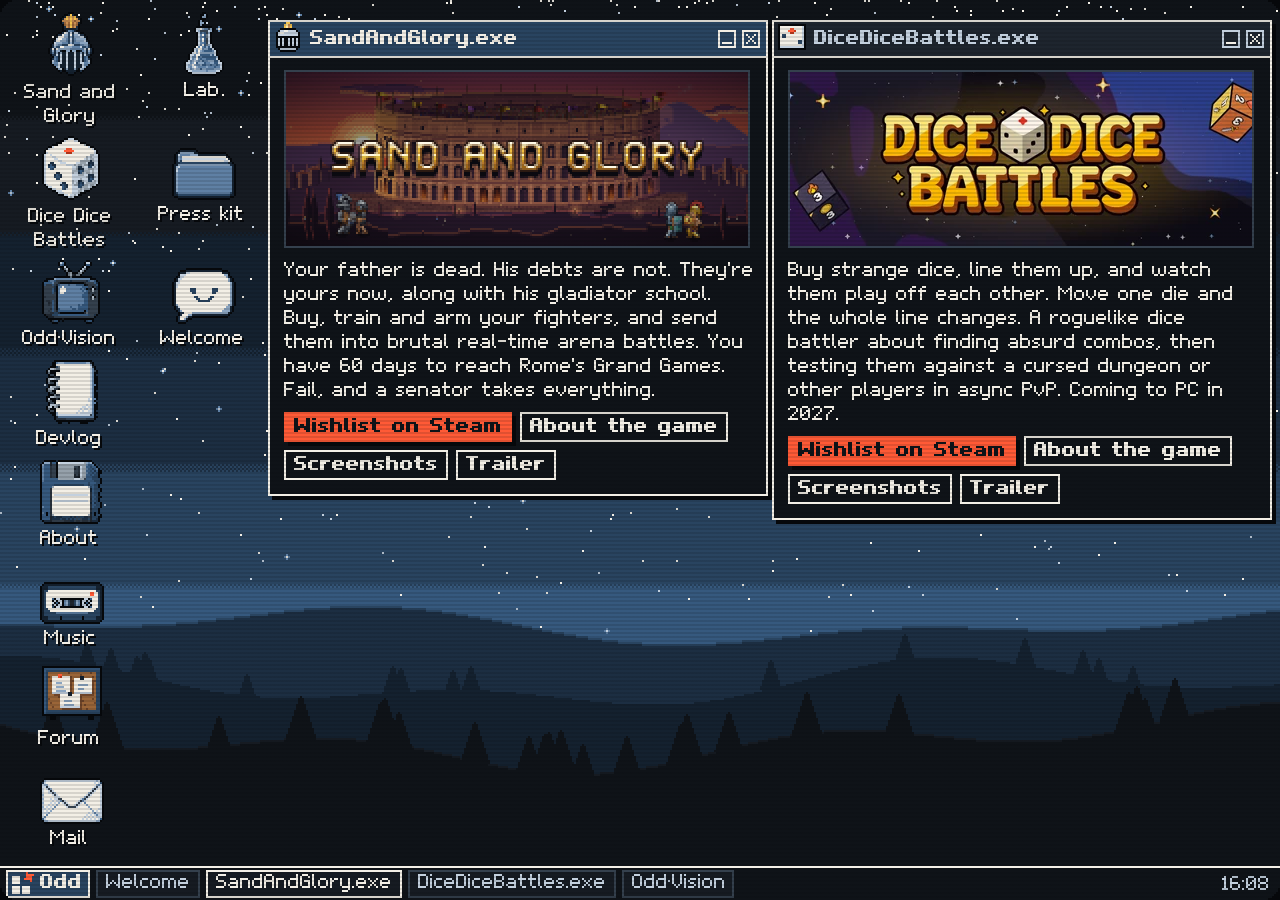
<file: index.html>
<!doctype html>
<html lang="en">
<head>
<meta charset="utf-8">
<meta name="viewport" content="width=device-width, initial-scale=1, viewport-fit=cover">
<meta name="theme-color" content="#0F1318">
<title>Odd Pixel Labs — OddOS</title>
<meta name="description" content="Odd Pixel Labs is a game studio. Home of Dice Dice Battles and Sand and Glory.">
<link rel="icon" href="art/favicon-slate.svg" type="image/svg+xml">
<link rel="stylesheet" href="css/os.css">
</head>
<body>
<div id="os">
  <canvas class="wall" aria-hidden="true"></canvas>

  <nav class="icons" aria-label="Apps">
    <button class="ico" data-win="sandandglory"><img src="art/icons/helmet.png" alt=""><span data-bt="fit" data-shadow="#06080B" data-align="center">Sand and<br> Glory</span></button>
    <button class="ico" data-win="ddb"><img src="art/icons/ddb.png" alt=""><span data-bt="fit" data-shadow="#06080B" data-align="center">Dice Dice<br> Battles</span></button>
    <button class="ico" data-win="tv"><img src="art/icons/tv.png" alt=""><span data-bt="fit" data-shadow="#06080B">Odd·Vision</span></button>
    <button class="ico" data-win="devlog"><img src="art/icons/notebook.png" alt=""><span data-bt="fit" data-shadow="#06080B">Devlog</span></button>
    <button class="ico" data-win="about"><img src="art/icons/floppy.png" alt=""><span data-bt="fit" data-shadow="#06080B">About</span></button>
    <button class="ico" data-win="amp"><img src="art/icons/music.png" alt=""><span data-bt="fit" data-shadow="#06080B">Music</span></button>
    <button class="ico" data-win="forum"><img src="art/icons/forum.png" alt=""><span data-bt="fit" data-shadow="#06080B">Forum</span></button>
    <button class="ico" data-win="mail"><img src="art/icons/envelope.png" alt=""><span data-bt="fit" data-shadow="#06080B">Mail</span></button>
    <button class="ico" data-win="lab"><img src="art/icons/flask.png" alt=""><span data-bt="fit" data-shadow="#06080B">Lab</span></button>
    <button class="ico" data-win="press"><img src="art/icons/presskit.png" alt=""><span data-bt="fit" data-shadow="#06080B">Press kit</span></button>
    <button class="ico" data-win="welcome"><img src="art/icons/welcome.png" alt=""><span data-bt="fit" data-shadow="#06080B">Welcome</span></button>
  </nav>

  <!-- reading mode (phones, and Reading mode in the Odd menu) opens on a strip of the night sky; its tomato star works too -->
  <header class="hero">
    <canvas class="herowall" aria-hidden="true"></canvas>
    <div class="herotext">
      <span data-bt="fit" data-scale="2" data-shadow="#06080B"><b>Hi.</b></span>
      <p data-bt data-shadow="#06080B">This is the home of Odd Pixel Labs, a game studio.</p>
    </div>
  </header>

  <!-- the windows, in reading mode's order (on the desktop they're placed by data-at instead). Reading mode leaves out
       .only-desktop windows, and opens the .app ones from its menu, over the page -->
  <main class="wins">
    <section class="win only-desktop" id="w-welcome" data-icon="welcome" data-title="Welcome" data-at="-4,198,164">
      <div class="bd">
        <p data-bt class="mono">Hi.</p>
        <p data-bt class="mono">This is the home of Odd Pixel Labs, a game studio. Welcome to our computer.</p>
        <p data-bt class="mono">Click things, drag windows, explore. If you'd rather just read, the Odd menu has a reading mode.</p>
      </div>
    </section>

    <!-- Sand and Glory, the main game, comes first (Dice Dice Battles' three windows follow). The small capsule on the desktop
         and wide pages; phones get the library capsule (native 200x300) instead. The pictures in its long description are
         native crops from the screenshots (_tools/build-sand-and-glory-art.js), at 2x where they fit -->
    <section class="win" id="w-sandandglory" data-icon="helmet" data-title="SandAndGlory.exe" data-at="160,8,250">
      <div class="bd">
        <img class="frame cap-small" src="art/sand-and-glory/capsule-small.png" width="231" height="87" alt="Sand and Glory">
        <img class="frame cap-tall" src="art/sand-and-glory/capsule-library.png" width="200" height="300" style="height:300px" loading="lazy" alt="Sand and Glory: an amphitheatre at sunset, with gladiators on either side">
        <p data-bt>Your father is dead. His debts are not. They're yours now, along with his gladiator school. Buy, train and arm your fighters, and send them into brutal real-time arena battles. You have 60 days to reach Rome's Grand Games. Fail, and a senator takes everything.</p>
        <div class="row">
          <a class="pbtn" href="https://store.steampowered.com/app/4506820/" target="_blank" rel="noopener"><span data-bt="fit"><b>Wishlist on Steam</b></span></a>
          <button class="pbtn o" data-win="sginfo"><span data-bt="fit"><b>About the game</b></span></button>
          <button class="pbtn o" data-act="shots" data-game="sandandglory"><span data-bt="fit"><b>Screenshots</b></span></button>
          <button class="pbtn o" data-act="trailer" data-video="sandandglory"><span data-bt="fit"><b>Trailer</b></span></button>
        </div>
      </div>
    </section>

    <section class="win" id="w-sginfo" data-icon="helmet" data-title="About Sand and Glory" data-at="150,4,476">
      <div class="bd gameinfo">
        <img class="frame cap-wide" src="art/sand-and-glory/capsule-header.png" width="460" height="215" style="height:215px" alt="Sand and Glory: an amphitheatre at sunset, with gladiators on either side">
        <p data-bt>Capua, 79 AD. Your father built his gladiator school from nothing, and left it with even less. Now you're a young lanista with fighters to feed and a senator who expects his money on time. In 60 days, Rome's Grand Games begin at the Flavian Amphitheatre. Turn your inheritance into the greatest gladiator school in Rome, or lose it trying.</p>
        <p data-bt>Sand and Glory combines gladiator management with real-time arena combat. Recruit and train your fighters, decide how to spend your coin, and send your school's finest into the sand, where they fight on their own. Let their training do the talking, or take control yourself.</p>
        <img class="frame anim fold" src="art/sand-and-glory/wolves.png" width="390" height="144" alt="A gladiator parries a wolf while a boar charges, by the arena's gate">
        <h3 data-bt><b>Fighters with baggage</b></h3>
        <p data-bt>Every gladiator has their own name, origin and traits. Shape recruits into champions across 10 fighting styles, sell them, or bury them. Death is permanent, and every grave gets an honest epitaph: "Never won a bout. Admirably consistent."</p>
        <h3 data-bt><b>Run the school</b></h3>
        <p data-bt>Give daily orders, upgrade your buildings, and balance food, morale and coin. Navigate scheming rivals and difficult choices while keeping enough aside for the senator.</p>
        <img class="frame anim" src="art/sand-and-glory/ludus.png" width="390" height="200" alt="The training yard: a trainer shouts Stand straight! and a gladiator answers As you say!">
        <h3 data-bt><b>Rule the arena</b></h3>
        <p data-bt>Your gladiators fight for themselves, guided by your training. Watch them chain combos, parry and throw sand through duels, team fights and beast hunts, or take control of one fighter at any time and hand it back whenever you like. Win the crowd, then decide who deserves mercy. The crowd will have opinions.</p>
        <img class="frame anim" src="art/sand-and-glory/judgement.png" width="390" height="180" alt="A beaten gladiator kneels in the sand beside his dropped sword, awaiting judgement">
        <div class="row"><a class="pbtn" href="https://store.steampowered.com/app/4506820/" target="_blank" rel="noopener"><span data-bt="fit"><b>Wishlist on Steam</b></span></a></div>
      </div>
    </section>

    <!-- reading mode only: a game's screenshots in a strip to swipe through (js/os.js fills it from GAMES[data-game]); a tap
         opens the full-screen viewer -->
    <section class="win only-reading" id="w-sgshots" data-icon="helmet" data-title="Sand and Glory screenshots" data-at="0,0,480">
      <div class="bd shotlist">
        <div class="strip" data-game="sandandglory"></div>
        <div class="row stripnav">
          <button class="pbtn o" data-strip="-1" aria-label="Previous screenshot"><span data-bt="fit"><b>◂</b></span></button>
          <span data-bt="fit" class="dim stripname">1/10</span>
          <button class="pbtn o" data-strip="1" aria-label="Next screenshot"><span data-bt="fit"><b>▸</b></span></button>
        </div>
      </div>
    </section>

    <!-- Dice Dice Battles: the same three windows as Sand and Glory -->
    <section class="win" id="w-ddb" data-icon="ddb" data-title="DiceDiceBattles.exe" data-at="184,8,250">
      <div class="bd">
        <img class="frame cap-small smooth" src="art/capsule-small.webp" width="231" height="87" alt="Dice Dice Battles">
        <img class="frame cap-tall smooth" src="art/capsule-library.webp" width="200" height="300" style="height:300px" loading="lazy" alt="Dice Dice Battles: four champions, flying dice and Fortuna, the goddess of luck">
        <p data-bt>Buy strange dice, line them up, and watch them play off each other. Move one die and the whole line changes. A roguelike dice battler about finding absurd combos, then testing them against a cursed dungeon or other players in async PvP. Coming to PC in 2027.</p>
        <div class="row">
          <a class="pbtn" href="https://store.steampowered.com/app/5427200/Dice_Dice_Battles" target="_blank" rel="noopener"><span data-bt="fit"><b>Wishlist on Steam</b></span></a>
          <button class="pbtn o" data-win="ddbinfo"><span data-bt="fit"><b>About the game</b></span></button>
          <button class="pbtn o" data-act="shots"><span data-bt="fit"><b>Screenshots</b></span></button>
          <button class="pbtn o" data-act="trailer"><span data-bt="fit"><b>Trailer</b></span></button>
        </div>
      </div>
    </section>

    <!-- the long description (same copy as the Steam page). On top, the Steam header capsule (left out on phones, where the
         game's window already shows the library capsule). Since Nov 16 2026 the game's art isn't pixel art: the capsules and
         the animations (Steam/v8 (new artstyle), as WebP from _tools/build-ddb-art.js) are class smooth, shown at half their
         size where they fit and as wide as the window on phones. Text updated to the Nov 13 Steam copy. Reading mode folds
         it after .fold -->
    <section class="win" id="w-ddbinfo" data-icon="ddb" data-title="About Dice Dice Battles" data-at="150,4,476">
      <div class="bd gameinfo">
        <img class="frame cap-wide smooth" src="art/capsule-header.webp" width="460" height="215" style="height:215px" loading="lazy" alt="Dice Dice Battles: four champions, flying dice and Fortuna, the goddess of luck">
        <img class="anim smooth" src="art/game/dice-spin.webp" width="390" height="91" loading="lazy" alt="Five dice from different families, spinning">
        <p data-bt>Dice Dice Battles is a roguelike about lining up dice into ridiculous combos. The goddess Fortuna swallowed all the world's luck, then shattered. Pick your champion, plan your lineup at your own pace, and descend into her cursed dungeon to bring luck back to the world!</p>
        <p data-bt>Your dice roll from left to right, activating one after another to attack enemies and defend you. Some dice power up their neighbors, some repeat them, and some copy them. Put the right dice side by side and a single roll snowballs into huge numbers.</p>
        <img class="anim smooth fold" src="art/game/dice-roll.webp" width="390" height="133" loading="lazy" alt="A line of dice hopping one after another, left to right">
        <p data-bt>Between battles, buy new dice, charms, and upgrades. Merge matching dice into stronger versions and group dice families for bonuses. Then get your hands dirty: stamp your dice with new traits, switch their family, or notch and enchant their faces.</p>
        <p data-bt>But the dungeon doesn't play fair. Its monsters curse your dice, jam them, and swallow them whole. Fight through 3 acts to face Fortuna, the Broken, and return luck to the world. Good luck!</p>
        <img class="anim smooth" src="art/game/chips-walk.webp" width="390" height="100" loading="lazy" alt="Two poker-chip monsters walking past: a knight with a chip shield and a stack of chips with teeth">
        <h3 data-bt><b>Survive the campaign</b></h3>
        <p data-bt>Every win earns a trophy; every loss costs a life. Collect 15 trophies before your 5 lives run out. Each shop visit is a chance to turn things around.</p>
        <h3 data-bt><b>Rebuild the goddess</b></h3>
        <p data-bt>Every run earns shards that restore Fortuna at the Shrine, unlocking new champions, dice, charms, and cosmetic die finishes along the way.</p>
        <h3 data-bt><b>Find your next challenge</b></h3>
        <p data-bt>Try a shared Daily Run, take a winning build into Endless to see how deep it can go, or unlock tougher runs with 10 Heresy difficulty levels.</p>
        <h3 data-bt><b>Duel other players in async PvP</b></h3>
        <p data-bt>In Rivals, you face other players' lineups from the same round, their best ideas against yours. Beat them and take the crown!</p>
        <img class="anim smooth" src="art/game/shopkeeper.webp" width="260" height="120" loading="lazy" alt="The shopkeeper, a mouse in a green hood with a big backpack: Psst, friend! Wishlist me.">
        <div class="row"><a class="pbtn" href="https://store.steampowered.com/app/5427200/Dice_Dice_Battles" target="_blank" rel="noopener"><span data-bt="fit"><b>Wishlist on Steam</b></span></a></div>
      </div>
    </section>

    <section class="win only-reading" id="w-shots" data-icon="die" data-title="Dice Dice Battles screenshots" data-at="0,0,480">
      <div class="bd shotlist">
        <div class="strip" data-game="ddb"></div>
        <div class="row stripnav">
          <button class="pbtn o" data-strip="-1" aria-label="Previous screenshot"><span data-bt="fit"><b>◂</b></span></button>
          <span data-bt="fit" class="dim stripname">1/10</span>
          <button class="pbtn o" data-strip="1" aria-label="Next screenshot"><span data-bt="fit"><b>▸</b></span></button>
        </div>
      </div>
    </section>

    <!-- reading mode only: OddTube's videos (js/tubevideos.js, listed by js/os.js); each one opens in OddTube -->
    <section class="win only-reading" id="w-videos" data-icon="tv" data-title="OddTube" data-at="0,0,260">
      <div class="bd vidlist"></div>
    </section>

    <section class="win" id="w-mail" data-icon="envelope" data-title="Mail" data-at="230,80,200">
      <div class="bd">
        <a class="maillink" href="mailto:oddpixellabs@gmail.com"><span data-bt="fit"><b>oddpixellabs@gmail.com</b></span></a>
        <p data-bt>Best for press and business. Game questions get answered faster on the forum.</p>
        <div class="row"><button class="pbtn o" data-win="forum"><span data-bt="fit"><b>Go to the forum</b></span></button></div>
        <p data-bt class="dim">Or get an email when there's news: release dates, demos, playtests and launches.</p>
        <!-- Kit form "Odd Pixel – Website" (odd-pixel-labs.kit.com/d408a76bd8); js/newsletter.js sends it without leaving the page -->
        <form class="row signup" action="https://app.kit.com/forms/10135561/subscriptions" method="post" novalidate>
          <label class="field"><input type="email" name="email_address" placeholder="you@example.com" aria-label="Email address" autocomplete="email" required></label>
          <button class="pbtn" type="submit"><span data-bt="fit"><b>Sign up</b></span></button>
        </form>
        <p data-bt class="formmsg" role="status" aria-live="polite" hidden></p>
        <div class="row legal"><span data-bt="fit" class="dim">Unsubscribe anytime.</span> <a class="maillink" href="https://forum.oddpixellabs.com/privacy" target="_blank" rel="noopener"><span data-bt="fit">Privacy policy</span></a></div>
      </div>
    </section>

    <section class="win" id="w-forum" data-icon="forum" data-title="Forum" data-at="230,70,190">
      <div class="bd">
        <p data-bt><b>The Odd Pixel Labs forum</b></p>
        <p data-bt>The home of every Odd Pixel game. Share runs, trade strategies, report bugs, and hang out. It's where we're most active.</p>
        <div class="row"><a class="pbtn" href="https://forum.oddpixellabs.com" target="_blank" rel="noopener"><span data-bt="fit"><b>Open the forum</b></span></a></div>
        <p data-bt class="dim">Opens forum.oddpixellabs.com in a new tab.</p>
      </div>
    </section>

    <section class="win tvwin app" id="w-tv" data-icon="tv" data-title="Odd·Vision" data-at="-4,4,162">
      <div class="bd">
        <div id="ptv"></div>
        <div class="tvctl" aria-label="TV controls"></div>
      </div>
    </section>

    <!-- Odd·Amp: the music player (js/oddamp.js) -->
    <section class="win app" id="w-amp" data-icon="music" data-title="Odd·Amp" data-at="240,30,170">
      <div class="bd amp">
        <canvas class="amp-panel" aria-hidden="true"></canvas>
        <div class="amp-ctl" aria-label="Player controls"></div>
        <ol class="amp-list" aria-label="Playlist"></ol>
      </div>
    </section>

    <!-- newest post first; the icon says which game it's about -->
    <section class="win" id="w-devlog" data-icon="notebook" data-title="Devlog" data-at="190,40,200">
      <div class="bd">
        <ul class="files">
          <li><a href="#" data-post="demo"><img src="art/icons16/ddb.png" alt=""><span data-bt="fit">Demo out now!</span><span data-bt="fit" class="meta">Nov 17</span></a></li>
          <li><a href="#" data-post="champions"><img src="art/icons16/ddb.png" alt=""><span data-bt="fit">Meet the champions</span><span data-bt="fit" class="meta">Nov 13</span></a></li>
          <li><a href="#" data-post="ludus"><img src="art/icons16/helmet.png" alt=""><span data-bt="fit">Welcome to the ludus</span><span data-bt="fit" class="meta">Nov 13</span></a></li>
        </ul>
        <p data-bt class="mono devlog-empty">Nothing here yet. The first entry is still in the jar.</p>
      </div>
    </section>

    <!-- the devlog reader: every post is an <article data-post="id"> in .posts (and a matching <li> in the Devlog list);
         the window shows one at a time, reading mode shows them all. Long posts can use <h3>, <img class="frame">, <ul class="list">.
         Pictures (art/devlog/, made by _tools/build-devlog-art.js): pixel art at native size (class px2: shown at 2x where
         it fits, 1x on phones; add class wide when 2x is 400 wide), or class photo for anything that isn't on a whole-pixel grid
         (captures, and all of Dice Dice Battles' art since its new style): scaled smoothly to the window's width, or to an
         inline max-width. Posts copied from Steam keep the Steam text; links go in buttons, since text is drawn. -->
    <section class="win" id="w-post" data-icon="notebook" data-title="Devlog" data-at="150,4,476">
      <div class="bd posts">
        <!-- Dice Dice Battles' second Steam post, the demo launch: store.steampowered.com/news/app/5427200/view/667256037088167247.
             Its images are the Steam post's own (the event cover, two v8 gameplay clips, the shopkeeper shared with About the
             game). Its links are buttons: the demo (the Steam page, where the demo's download button is; not in the Steam
             text, which sits next to Steam's own store widget), the forum and Steam's discussions (where to report bugs),
             Wishlist on Steam, and Sign up for news (Mail) -->
        <article data-post="demo">
          <h3 data-bt class="posthead"><b>Dice Dice Battles demo out now!</b></h3>
          <p data-bt class="dim">Dice Dice Battles · Nov 17, 2026</p>
          <img class="frame photo" src="art/devlog/demo-banner.webp" width="800" height="450" loading="lazy" alt="Dice Dice Battles: the logo over a starry sky, the Warden, the Witch, the Cutpurse and the Fool on the left, and Fortuna pouring dice from her urn on the right">
          <p data-bt>Hi there! The free demo of Dice Dice Battles is out now, just in time for Steam's Auto-Battler RPG Fest.</p>
          <img class="frame photo" src="art/devlog/demo-damage.webp" width="768" height="432" loading="lazy" alt="The Witch's line of six dice fires from left to right: fireballs, x2 damage, burning enemies, and a hit for 3752, TITANIC!">
          <p data-bt>Dice Dice Battles is a chill roguelike where your army is a line of dice. In battle, each die rolls and acts in turn, from left to right, and many of them play off of the dice next to them: some power up their neighbors, some repeat them, some copy them. Move one die and the whole line changes. Find the right order, and the numbers get a little ridiculous.</p>
          <h3 data-bt><b>What's in the demo</b></h3>
          <p data-bt>We meant to keep the demo small. That didn't really happen, so we'll let you find out how far it goes.</p>
          <div class="row"><a class="pbtn" href="https://store.steampowered.com/app/5427200/Dice_Dice_Battles" target="_blank" rel="noopener"><span data-bt="fit"><b>Get the demo on Steam</b></span></a></div>
          <img class="frame photo" src="art/devlog/demo-shop.webp" width="768" height="432" loading="lazy" alt="The Cutpurse in the shop: the mouse shopkeeper sells him Comet Tail, Throwing Knives and Ember Moth, a Flare Die reaches level 2, and he drags the new dice into his line">
          <p data-bt>If you run into a bug, tell us in the Steam discussions or on our forum. We'll be reading both all week.</p>
          <div class="row">
            <a class="pbtn o" href="https://forum.oddpixellabs.com/c/dicedicebattles?utm_source=oddos&amp;utm_content=demo-devlog" target="_blank" rel="noopener"><span data-bt="fit"><b>Go to the forum</b></span></a>
            <a class="pbtn o" href="https://steamcommunity.com/app/5427200/discussions/" target="_blank" rel="noopener"><span data-bt="fit"><b>Steam discussions</b></span></a>
          </div>
          <p data-bt>Wishlist and follow Dice Dice Battles so Steam will let you know when the full game is out!</p>
          <img class="frame photo" src="art/game/shopkeeper.webp" width="520" height="240" style="max-width:260px" loading="lazy" alt="The shopkeeper, a mouse in a green hood with a big backpack: Psst, friend! Wishlist me.">
          <div class="row"><a class="pbtn" href="https://store.steampowered.com/app/5427200/Dice_Dice_Battles" target="_blank" rel="noopener"><span data-bt="fit"><b>Wishlist on Steam</b></span></a></div>
          <p data-bt>See you in the dungeon!<br>Your friendly neighborhood scientist, Odd from Odd Pixel Labs</p>
          <p data-bt class="dim">Want news by email?</p>
          <div class="row"><button class="pbtn o" data-win="mail"><span data-bt="fit"><b>Sign up for news</b></span></button></div>
        </article>
        <!-- Dice Dice Battles' first Steam post: store.steampowered.com/news/app/5427200/view/667256037088166705. Its pictures
             are in the game's new art style (Nov 16 2026: strips from Steam/devlog-champions/new-art, the animations shared with
             About the game); the Steam post itself still has the pixel-art ones -->
        <article data-post="champions">
          <h3 data-bt class="posthead"><b>Meet the champions</b></h3>
          <p data-bt class="dim">Dice Dice Battles · Nov 13, 2026</p>
          <img class="frame photo" src="art/game/dice-spin.webp" width="780" height="182" style="max-width:390px" loading="lazy" alt="Five dice spinning in place: fire, shield, sword, heart and coin">
          <p data-bt>Hi there! We're Odd Pixel Labs, and Dice Dice Battles is our chill roguelike about lining up strange dice that set each other off, until the numbers get a little ridiculous.</p>
          <p data-bt>Every run starts with just one die: your champion's. Everything else, you buy in the shop along the way. So the champion you pick helps you decide what to go shopping for. Here are the four.</p>
          <h3 data-bt><b>The Warden</b></h3>
          <p data-bt class="dim">Oathsworn of the Last Gate</p>
          <img class="frame photo" src="art/devlog/champions-warden.webp" width="800" height="200" loading="lazy" alt="The Warden, in plumed armour behind a shield with a tower on it, strikes a skeleton under a stained-glass window, next to a pile of six Block shields">
          <p data-bt>The tank. The Warden holds the line, and his Oath Die would rather defend than attack. So you build up a big wall of Block, then put a die with Bash right after it: Bash hits as hard as your Block is high. His dice also get stronger the longer a fight lasts, so there's no rush. The Warden has all day.</p>
          <h3 data-bt><b>The Cutpurse</b></h3>
          <p data-bt class="dim">Pickpocket of the Gods</p>
          <img class="frame photo" src="art/devlog/champions-cutpurse.webp" width="800" height="200" loading="lazy" alt="The Cutpurse, in a green hood, throws a volley of knives over a card table at a snake made of gold coins, and its coins fly back to him">
          <p data-bt>He steals for a living, and he fights the same way. His Knave Die pilfers coins mid-fight, and the more coins he pockets in a turn, the harder he mugs. Then there are the knives: line them up, and each one hits harder than the one before. So you buy more knives. Then a few more knives. Then a few more after that.</p>
          <h3 data-bt><b>The Witch</b></h3>
          <p data-bt class="dim">Keeper of the Last Spark</p>
          <img class="frame photo" src="art/devlog/champions-witch.webp" width="800" height="200" loading="lazy" alt="The Witch, in a red hat, has set a slime, a skeleton and a rat on fire">
          <p data-bt>For all you pyromaniacs out there. Set everything on fire, keep feeding the flames, then cash it all in with one big hit. When a burning enemy dies, the fire moves on to its friends. The Witch can't take much of a hit, so the plan is simple: leave nobody standing to deliver one.</p>
          <h3 data-bt><b>The Fool</b></h3>
          <p data-bt class="dim">Jester of the Lost Court</p>
          <img class="frame photo" src="art/devlog/champions-fool.webp" width="800" height="200" loading="lazy" alt="The Fool, a jester in purple, sends an arc of dice at a poker-chip knight: x12">
          <p data-bt>Chaos incarnate, and the most fragile of the four. The Fool's dice copy each other, repeat each other, and like to pull every trick in the book. At the end of every turn, your highest-numbered die goes once more. Line it all up right, and a single die can fire twelve times in one turn.</p>
          <img class="frame photo" src="art/game/dice-roll.webp" width="780" height="265" style="max-width:390px" loading="lazy" alt="A row of five dice (fire, shield, sword, heart, coin), each jumping up and spinning in turn">
          <p data-bt>You start with the Warden, and the others join you as you play. Stick with a favorite long enough and their dice start to dress the part: five mastery ranks per champion, each with its own die finish, from the Warden's humble Squire's Iron all the way up to Lionheart.</p>
          <img class="frame photo" src="art/game/shopkeeper.webp" width="520" height="240" style="max-width:260px" loading="lazy" alt="The shopkeeper, a mouse in a green hood with a big backpack: Psst, friend! Wishlist me.">
          <p data-bt>Wishlist and follow Dice Dice Battles so Steam lets you know when the demo is out!</p>
          <div class="row"><a class="pbtn" href="https://store.steampowered.com/app/5427200/" target="_blank" rel="noopener"><span data-bt="fit"><b>Wishlist on Steam</b></span></a></div>
          <p data-bt>See you in the dungeon!<br>Odd from Odd Pixel Labs</p>
          <p data-bt class="dim">Want news by email? Or come say hi on our forum.</p>
          <div class="row">
            <button class="pbtn o" data-win="mail"><span data-bt="fit"><b>Sign up for news</b></span></button>
            <a class="pbtn o" href="https://forum.oddpixellabs.com/c/dicedicebattles?utm_source=oddos&amp;utm_content=intro-devlog" target="_blank" rel="noopener"><span data-bt="fit"><b>Go to the forum</b></span></a>
          </div>
        </article>
        <!-- Sand and Glory's first Steam post: store.steampowered.com/news/app/4506820/view/717921532895035986 -->
        <article data-post="ludus">
          <h3 data-bt class="posthead"><b>Welcome to the ludus</b></h3>
          <p data-bt class="dim">Sand and Glory · Nov 13, 2026</p>
          <img class="frame" src="art/devlog/ludus-banner.gif" width="308" height="88" style="height:88px" loading="lazy" alt="Two pairs of gladiators sparring in front of the amphitheatre at night">
          <p data-bt>Hi there! We're Odd Pixel Labs, and Sand and Glory is our game about running a gladiator school. You have 60 days to make it the best school in Rome, with a pile of debts and a senator who wants his money. Here's how it goes.</p>
          <p data-bt>New men go on sale every morning, from cheap condemned criminals to veterans. Each one is his own man: one never gets tired, another runs when he's hurt, a third lives for the crowd.</p>
          <img class="frame" src="art/devlog/ludus-market.png" width="409" height="216" style="height:216px;object-position:0 50%" loading="lazy" alt="The slave market: Malchus, a sickly recruit from Syria, for 60 coins, and Seuthes, a tireless one from Thrace, for 90">
          <p data-bt>There's one fight a day, rated from one star to five. As your trainer Castor likes to say: "Five stars is how men end up carved on the wall." Pick who fights and send them into the arena. They fight on their own, guided by the style, training and gear you gave them. If you can't help yourself, take control of one of your men, and hand him back whenever you like.</p>
          <img class="frame photo" src="art/devlog/ludus-pugna.webp" width="640" height="360" loading="lazy" alt="Fights in the arena: PUGNA!, a beast hunt with wolves and a boar, a parry, and a gladiator going berserk">
          <p data-bt>Win, and your beaten opponent kneels. Spare him or finish him, while the crowd shouts its opinion. Give them what they want, and they'll love you for it. When it's your man on his knees, it's out of your hands.</p>
          <img class="frame photo" src="art/devlog/ludus-judgement.webp" width="800" height="450" loading="lazy" alt="Judgement: Hadad kneels in the sand, the crowd cries IUGULA, and IUGULA it is">
          <p data-bt>In between fights, train your men, feed them, and keep enough silver for the senator's collector. Those who die get their name carved into the wall, with an epitaph to match the life they lived.</p>
          <img class="frame photo" src="art/devlog/ludus-wall.webp" width="1920" height="1080" loading="lazy" alt="The wall of the dead: Retogenes, level 3 murmillo of Nubia, 0 wins, 1 loss. Never won a bout. Admirably consistent.">
          <p data-bt>Those who survive might just reach the Grand Games in Rome on day 60, where Flamma the Unbroken awaits.</p>
          <p data-bt>Wishlist and follow Sand and Glory so Steam will let you know when the demo is out!</p>
          <img class="frame px2" src="art/devlog/ludus-wishlist.gif" width="308" height="192" loading="lazy" alt="Gladiators training in the ludus: We who are about to die... ask you to wishlist us!">
          <div class="row"><a class="pbtn" href="https://store.steampowered.com/app/4506820/" target="_blank" rel="noopener"><span data-bt="fit"><b>Wishlist on Steam</b></span></a></div>
          <p data-bt>See you then!<br>Odd from Odd Pixel Labs</p>
          <p data-bt class="dim">Want news by email? Or come say hi on our forum.</p>
          <div class="row">
            <button class="pbtn o" data-win="mail"><span data-bt="fit"><b>Sign up for news</b></span></button>
            <a class="pbtn o" href="https://forum.oddpixellabs.com/c/7?utm_source=oddos&amp;utm_content=intro-devlog" target="_blank" rel="noopener"><span data-bt="fit"><b>Go to the forum</b></span></a>
          </div>
        </article>
      </div>
    </section>

    <section class="win" id="w-about" data-icon="floppy" data-title="about.txt" data-at="210,24,176">
      <div class="bd">
        <canvas class="frame aboutscene" width="160" height="120" role="img" aria-label="Two cats staring at a jar on a shelf; inside, the odd pixel floats up and down"></canvas>
        <p data-bt class="mono">LOCATION: undisclosed<br>STAFF: unknown<br>CATS: 2.5</p>
        <p data-bt class="mono">We found an odd pixel and have been running tests on it ever since. So far it has produced Dice Dice Battles and Sand and Glory. More experiments are in progress.</p>
      </div>
    </section>

    <section class="win only-desktop" id="w-lab" data-icon="flask" data-title="Lab" data-at="250,100,150">
      <div class="bd"><p data-bt class="mono">C:\LAB\GAME3\</p><p data-bt class="mono">0 files. Still an idea.</p><p data-bt class="mono">Check back later.</p></div>
    </section>

    <section class="win" id="w-press" data-icon="presskit" data-title="Press kit" data-at="220,60,208">
      <div class="bd">
        <p data-bt>Logos, screenshots, trailers and fact sheets for every game live in one shared Google Drive folder.</p>
        <div class="row"><a class="pbtn o" href="https://drive.google.com/drive/folders/109TS2A4bTCTsp9kRZceRSsXU5oI7Rf3s?usp=drive_link" target="_blank" rel="noopener"><span data-bt="fit"><b>Open the press kit</b></span></a></div>
        <p data-bt><b>Streamers and video makers</b></p>
        <p data-bt class="mono">You are free to stream, make videos about and monetise any Odd Pixel Labs game. Have fun with it.</p>
      </div>
    </section>

    <section class="win app" id="w-odd" data-icon="die" data-title="oddoneout.exe" data-at="260,40,142">
      <div class="bd" style="padding:6px 6px 7px">
        <div class="row oddhead"><p data-bt class="dim">Find the odd one out.</p><button class="oddmute" aria-label="Sound on"><canvas width="9" height="7" aria-hidden="true"></canvas></button></div>
        <canvas class="oddgame" aria-label="Odd one out: a grid of squares, click the one that is different"></canvas>
      </div>
    </section>
  </main>

  <!-- the end of reading mode's page -->
  <footer class="rfoot">
    <button class="pbtn o" data-act="top"><span data-bt="fit"><b>Back to the top</b></span></button>
    <p data-bt class="dim onphone" data-align="center">On a computer, this site is OddOS: a little desktop with windows to open and drag around. Come and explore.</p>
  </footer>

  <div class="menu" id="menu">
    <div class="head"><canvas class="emb" aria-hidden="true"></canvas><span data-bt="fit"><b>Odd Pixel Labs</b></span></div>
    <button data-win="sandandglory"><img src="art/icons16/helmet.png" alt=""><span data-bt="fit">Sand and Glory</span></button>
    <button data-win="ddb"><img src="art/icons16/ddb.png" alt=""><span data-bt="fit">Dice Dice Battles</span></button>
    <button data-win="devlog"><img src="art/icons16/notebook.png" alt=""><span data-bt="fit">Devlog</span></button>
    <button data-win="about"><img src="art/icons16/floppy.png" alt=""><span data-bt="fit">About</span></button>
    <button data-win="forum"><img src="art/icons16/forum.png" alt=""><span data-bt="fit">Forum</span></button>
    <button data-win="mail"><img src="art/icons16/envelope.png" alt=""><span data-bt="fit">Contact</span></button>
    <button data-win="tv"><img src="art/icons16/tv.png" alt=""><span data-bt="fit">Watch TV</span></button>
    <button data-win="amp"><img src="art/icons16/music.png" alt=""><span data-bt="fit">Music</span></button>
    <hr>
    <button data-act="plain"><img src="art/icons16/notebook.png" alt=""><span data-bt="fit">Reading mode</span></button>
    <button data-act="crt"><img src="art/icons16/tv.png" alt=""><span data-bt="fit">Scanlines on/off</span></button>
    <button data-act="px"><canvas class="pxdie" width="16" height="16" aria-hidden="true"></canvas><span data-bt="fit">Pixel size: medium</span></button>
    <hr>
    <button data-act="sound"><img src="art/icons16/music.png" alt=""><span data-bt="fit">Sound: on</span></button>
    <hr>
    <button data-win="odd"><img src="art/icons16/die.png" alt=""><span data-bt="fit">Play Odd one out</span></button>
  </div>

  <div class="task">
    <button class="start" id="start" aria-haspopup="true"><canvas class="emb" aria-hidden="true"></canvas><span data-bt="fit"><b>Odd</b></span></button>
    <div class="tabs" id="tabs"></div>
    <span class="clock" data-bt="fit"></span>
  </div>
  <!-- full-screen screenshot viewer: the original 1920x1080 files, shown pixel for pixel where the screen allows -->
  <div class="lightbox" role="dialog" aria-label="Screenshots">
    <img class="lbimg" alt="">
    <button class="tbtn2 lbx" aria-label="Close the screenshots"></button>
    <div class="lbbar row">
      <button class="pbtn o" data-shot="-1"><span data-bt="fit"><b>◂ Prev</b></span></button>
      <button class="pbtn o" data-shot="1"><span data-bt="fit"><b>Next ▸</b></span></button>
      <span data-bt="fit" class="dim shotname">1/10</span>
      <button class="pbtn o lbclose"><span data-bt="fit"><b>Close</b></span></button>
    </div>
  </div>
  <!-- OddTube (js/trailer.js): the trailer as an old video-site page. The videos are listed in js/tubevideos.js (the
       first one is also the source below). Texts here are placeholders for the text pass. -->
  <div class="theatre" role="dialog" aria-label="Dice Dice Battles trailer">
    <div class="tube">
      <header class="thead">
        <canvas class="tlogo" role="img" aria-label="OddTube"></canvas>
        <div class="tsearch row"><span class="tfield"><span data-bt="fit" class="tdim">dice dice battles</span></span><span class="tbtnl"><span data-bt="fit"><b>Search</b></span></span></div>
        <span class="tsign" data-bt="fit"><u>Sign In</u></span>
      </header>
      <div class="tgrid">
        <main class="tmain">
          <div class="ttitle"></div>
          <div class="tplayer">
            <div class="tscreen">
              <video data-native="480" playsinline preload="metadata" poster="trailer/ddb-trailer-poster.png" src="trailer/ddb-trailer.mp4"></video>
              <div class="tend" hidden>
                <div class="tendtext"></div>
                <div class="row"><a class="pbtn twish" href="https://store.steampowered.com/app/5427200/Dice_Dice_Battles" target="_blank" rel="noopener"><span data-bt="fit"><b>Wishlist on Steam</b></span></a><button class="pbtn o tagain"><span data-bt="fit"><b>Watch again</b></span></button><button class="pbtn o tnext"><span data-bt="fit"><b>Next video</b></span></button></div>
              </div>
            </div>
            <div class="tbar">
              <div class="tleft row"><button class="tbtn2 tplay"></button><button class="tbtn2 tvol"></button></div>
              <canvas class="tseek" aria-label="Seek"></canvas>
              <div class="tright row"><span class="ttime" data-bt="fit">0:00 / 0:00</span><button class="tbtn2 tfull"></button></div>
            </div>
          </div>
          <div class="tinfo row">
            <img class="tavatar" src="art/icons16/ddb.png" width="16" height="16" alt="">
            <div class="tchan"><span data-bt="fit"><b><u>oddpixellabs</u></b></span><span data-bt="fit" class="tdim tcount">7 videos</span></div>
            <a class="tsub" href="#"><span data-bt="fit"><b>Subscribe</b></span></a>
            <div class="tviews"><span class="tviewcount"></span><canvas class="tstars" role="img"></canvas></div>
          </div>
          <section class="tdesc"></section>
          <section class="tcomments"></section>
        </main>
        <aside class="tside">
          <p data-bt class="tsidehead"><b>Related Videos</b></p>
          <div class="trellist"></div>
        </aside>
      </div>
    </div>
    <div class="tstage"></div>
    <button class="tclose" aria-label="Close"></button>
  </div>
  <div class="glass" aria-hidden="true"></div>
</div>

<!-- reading mode's bar. It sits outside #os so it can stay put while the page scrolls (os.js scales it the same way).
     The menu jumps to each window. -->
<div class="rbar">
  <div class="rtop">
    <button class="rhome" data-act="top" aria-label="Odd Pixel Labs, back to the top"><canvas class="emb" aria-hidden="true"></canvas><span data-bt="fit"><b>Odd Pixel Labs</b></span></button>
    <button class="pbtn o rdesk" data-act="desktop"><span data-bt="fit"><b>Back to OddOS</b></span></button>
    <button class="pbtn o rmenubtn" aria-expanded="false" aria-controls="rmenu"><span data-bt="fit"><b>Menu</b></span></button>
  </div>
  <nav class="rmenu" id="rmenu" aria-label="Sections">
    <button data-win="sandandglory"><img src="art/icons16/helmet.png" alt=""><span data-bt="fit">Sand and Glory</span></button>
    <button data-win="ddb"><img src="art/icons16/ddb.png" alt=""><span data-bt="fit">Dice Dice Battles</span></button>
    <button data-win="shots"><img src="art/icons16/die.png" alt=""><span data-bt="fit">Screenshots</span></button>
    <button data-win="videos"><img src="art/icons16/tv.png" alt=""><span data-bt="fit">Videos</span></button>
    <button data-win="mail"><img src="art/icons16/envelope.png" alt=""><span data-bt="fit">Mail &amp; newsletter</span></button>
    <button data-win="forum"><img src="art/icons16/forum.png" alt=""><span data-bt="fit">Forum</span></button>
    <button data-win="devlog"><img src="art/icons16/notebook.png" alt=""><span data-bt="fit">Devlog</span></button>
    <button data-win="about"><img src="art/icons16/floppy.png" alt=""><span data-bt="fit">About</span></button>
    <button data-win="press"><img src="art/icons16/presskit.png" alt=""><span data-bt="fit">Press kit</span></button>
    <hr>
    <button data-win="tv"><img src="art/icons16/tv.png" alt=""><span data-bt="fit">Watch TV</span></button>
    <button data-win="amp"><img src="art/icons16/music.png" alt=""><span data-bt="fit">Music</span></button>
    <button data-win="odd"><img src="art/icons16/die.png" alt=""><span data-bt="fit">Play Odd one out</span></button>
    <hr>
    <button data-act="px"><canvas class="pxdie" width="16" height="16" aria-hidden="true"></canvas><span data-bt="fit">Pixel size: medium</span></button>
    <button data-act="sound"><img src="art/icons16/music.png" alt=""><span data-bt="fit">Sound: on</span></button>
  </nav>
</div>

<script src="js/palette.js"></script>
<script src="js/glyphs.js"></script>
<script src="js/emblem.js"></script>
<script src="js/bitmap-text.js"></script>
<script src="js/wallpaper.js"></script>
<script src="js/tvsound.js"></script>
<script src="js/pixeltv.js"></script>
<script src="js/oddoneout.js"></script>
<script src="js/oddamp.js"></script>
<script src="js/tubevideos.js"></script>
<script src="js/trailer.js"></script>
<script src="js/os.js"></script>
<script src="js/newsletter.js"></script>
</body>
</html>
</file>
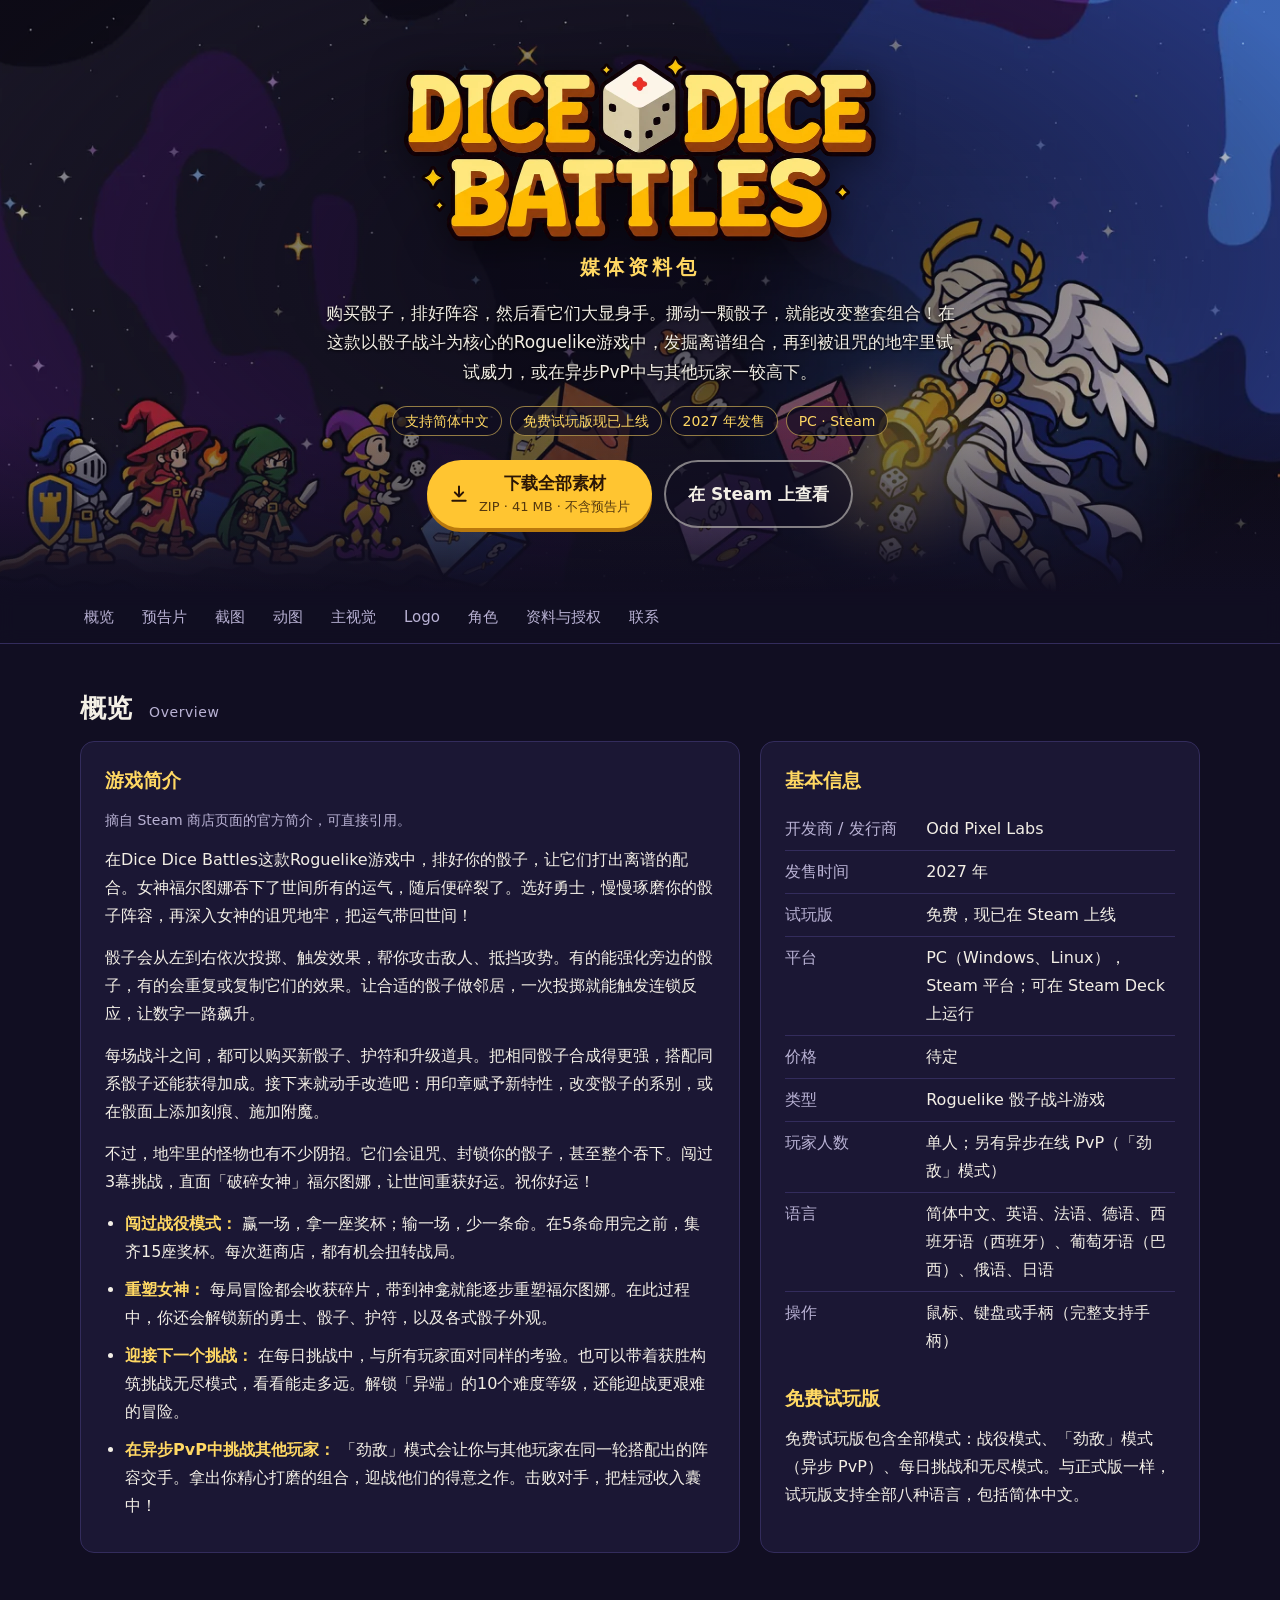
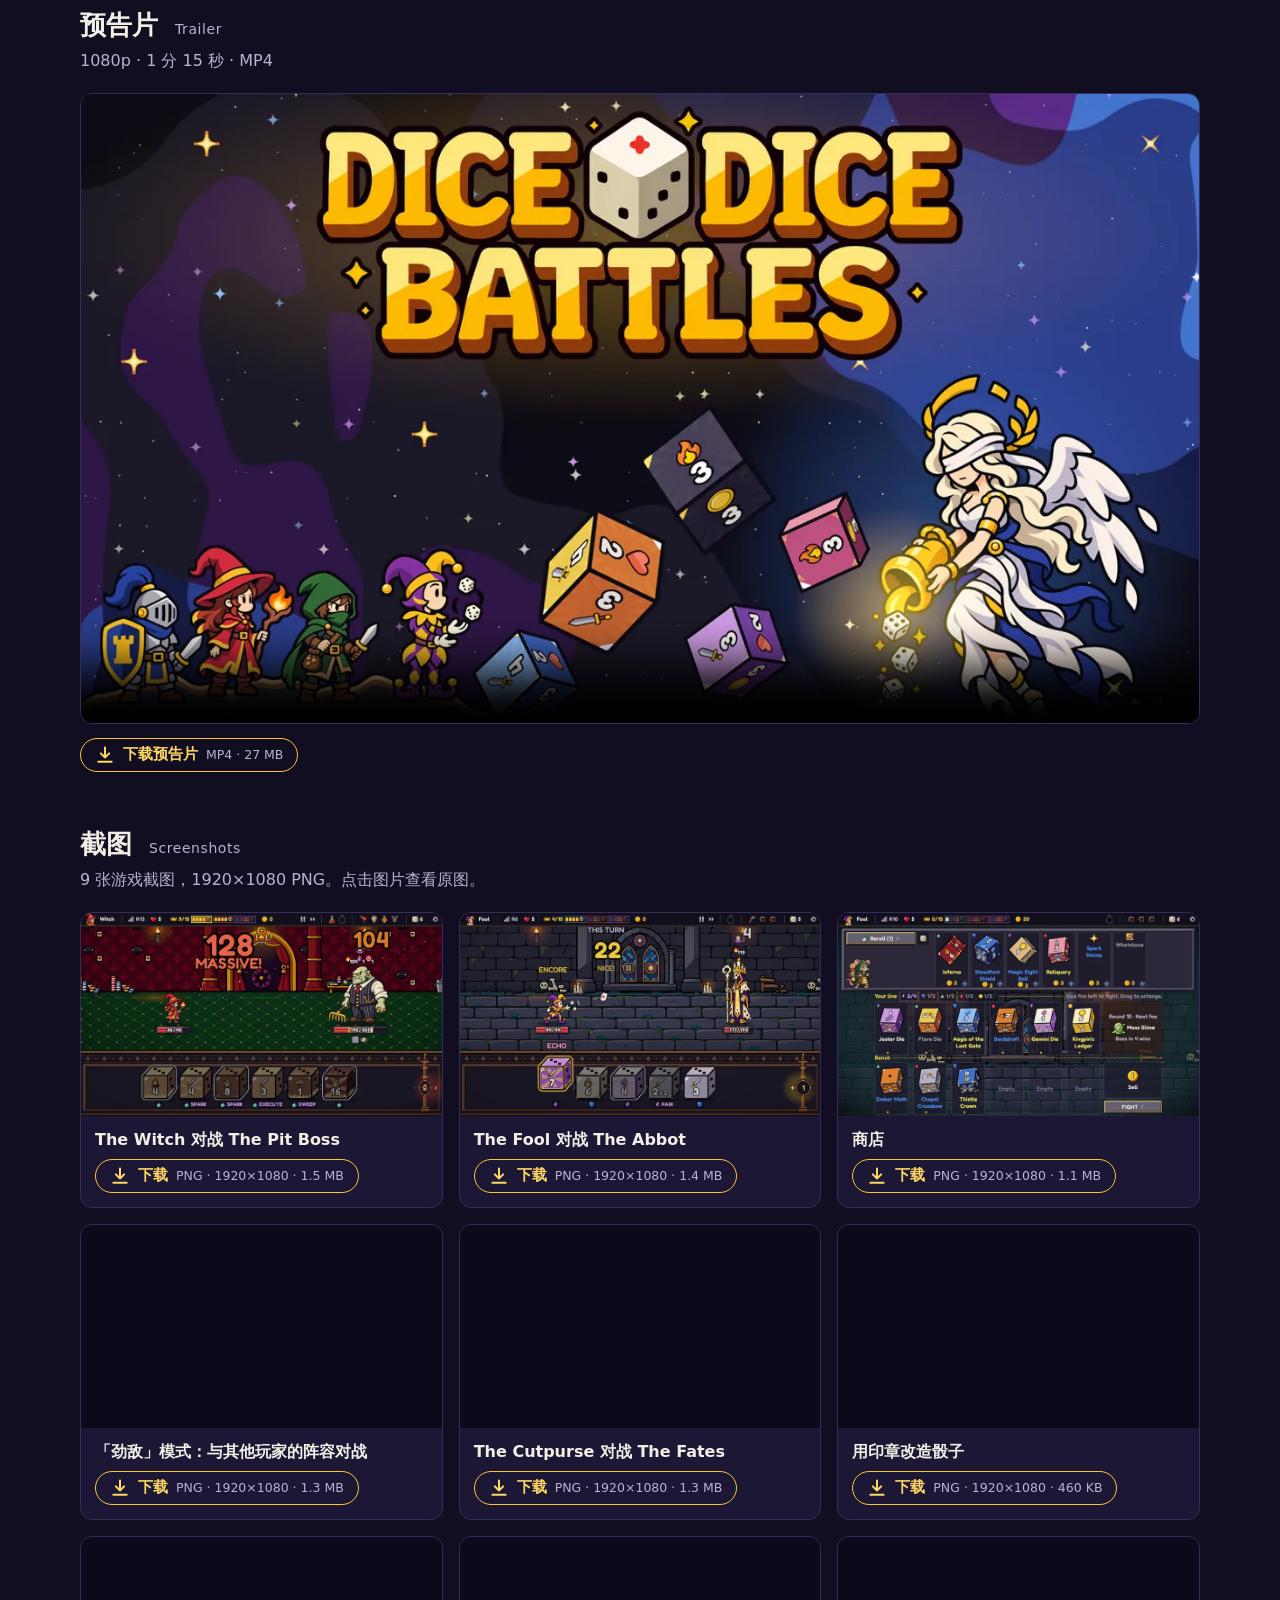
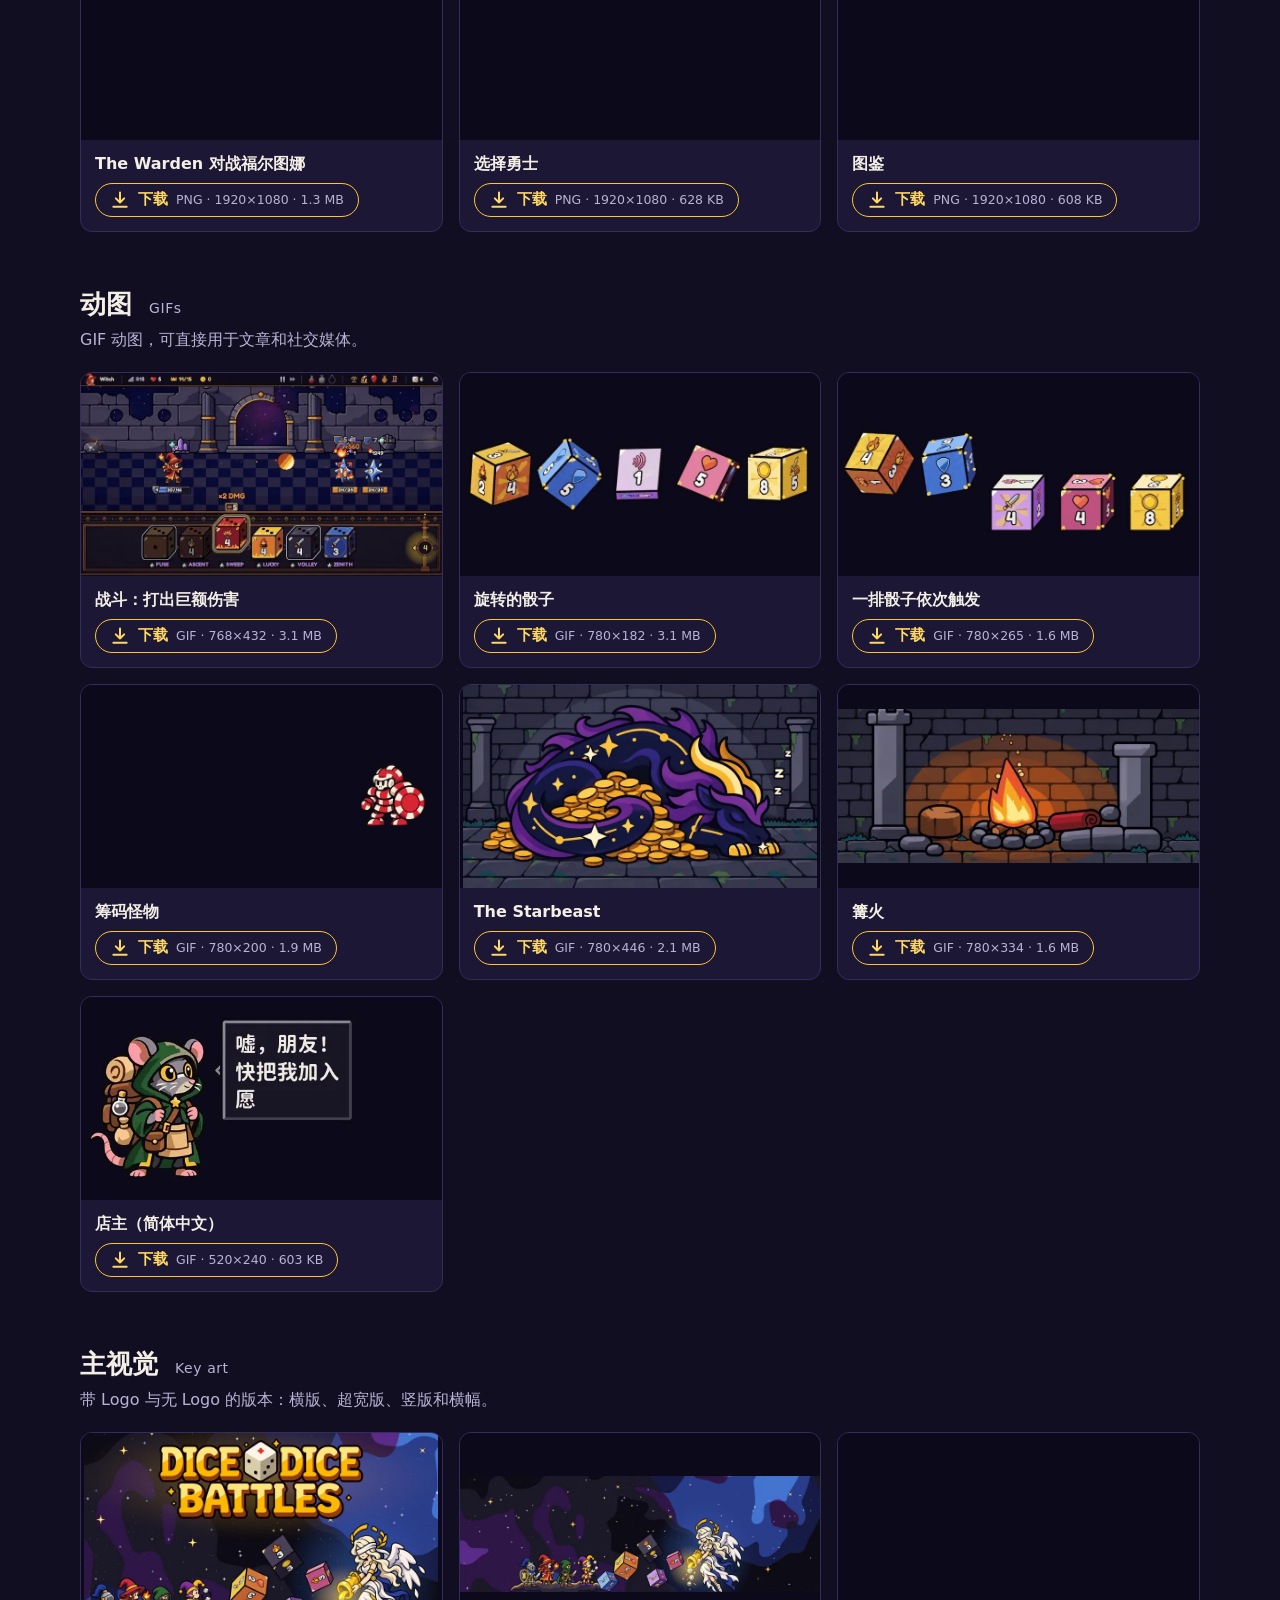
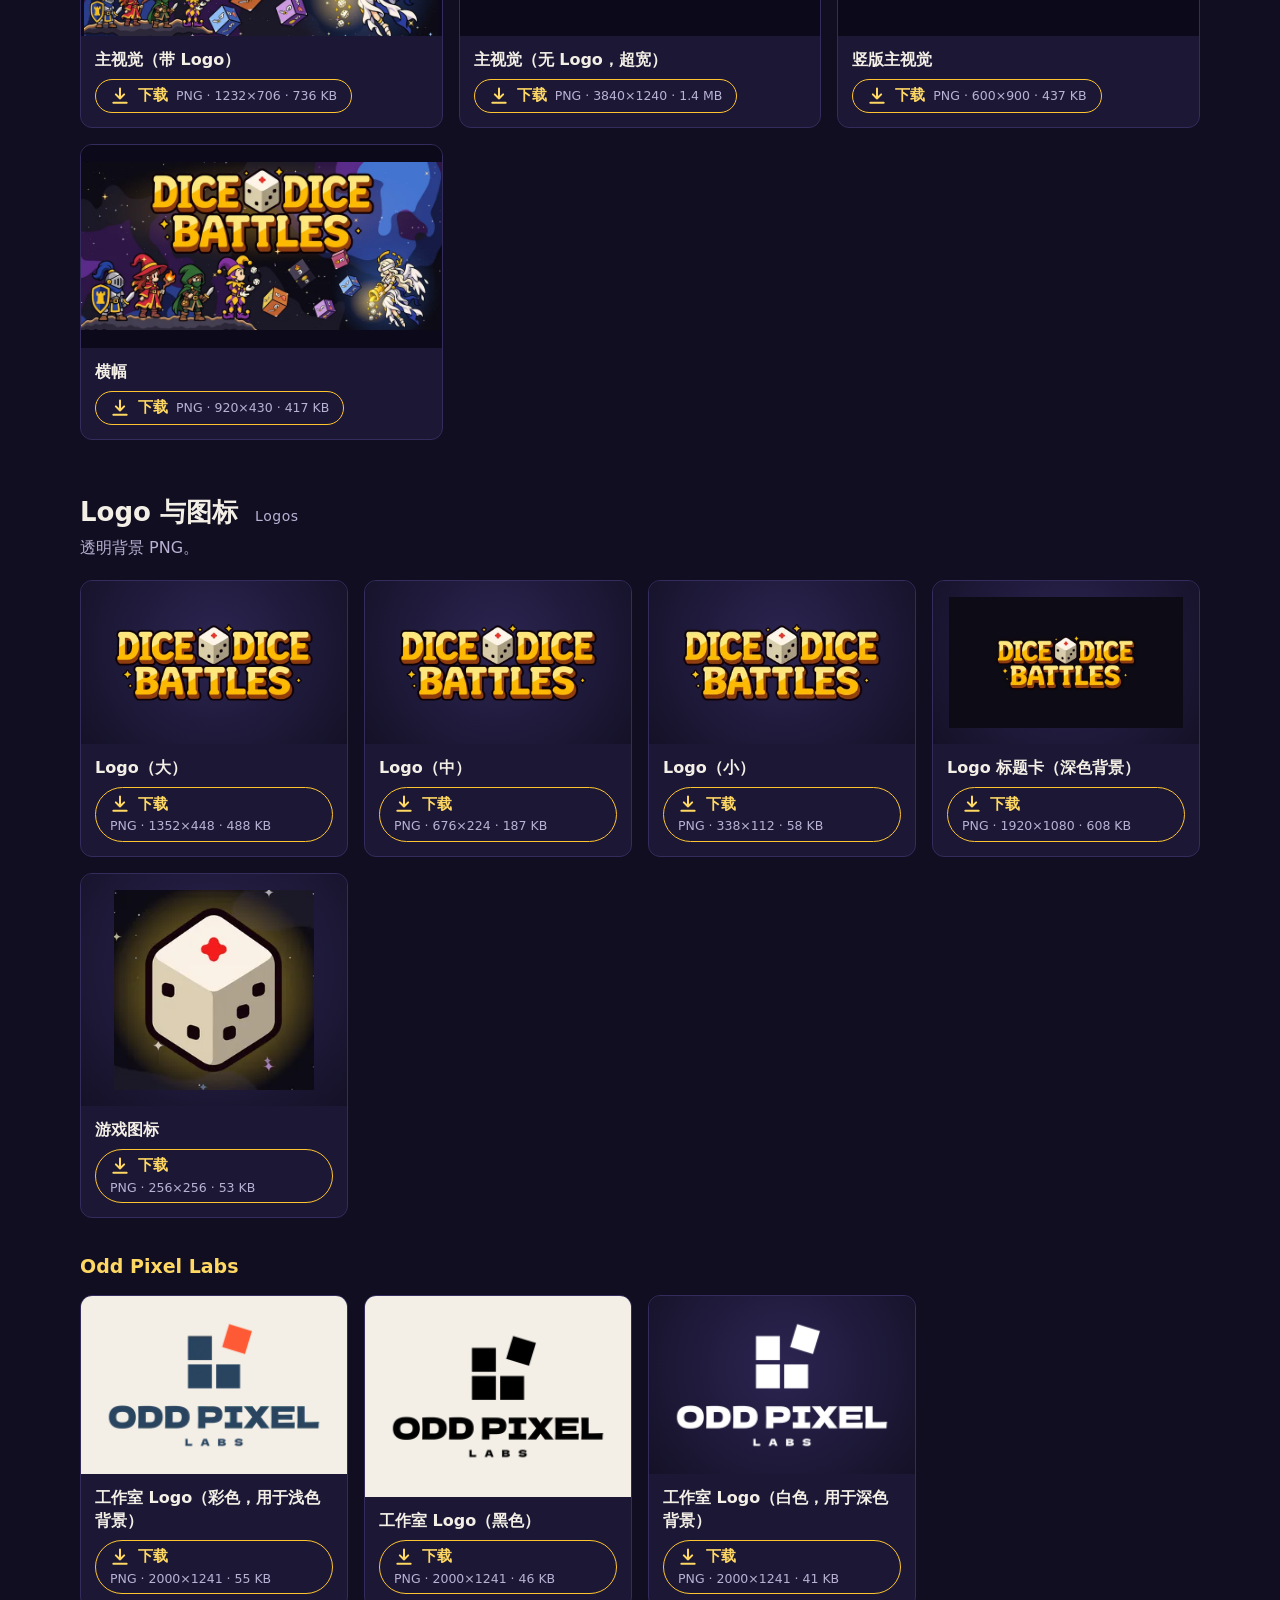
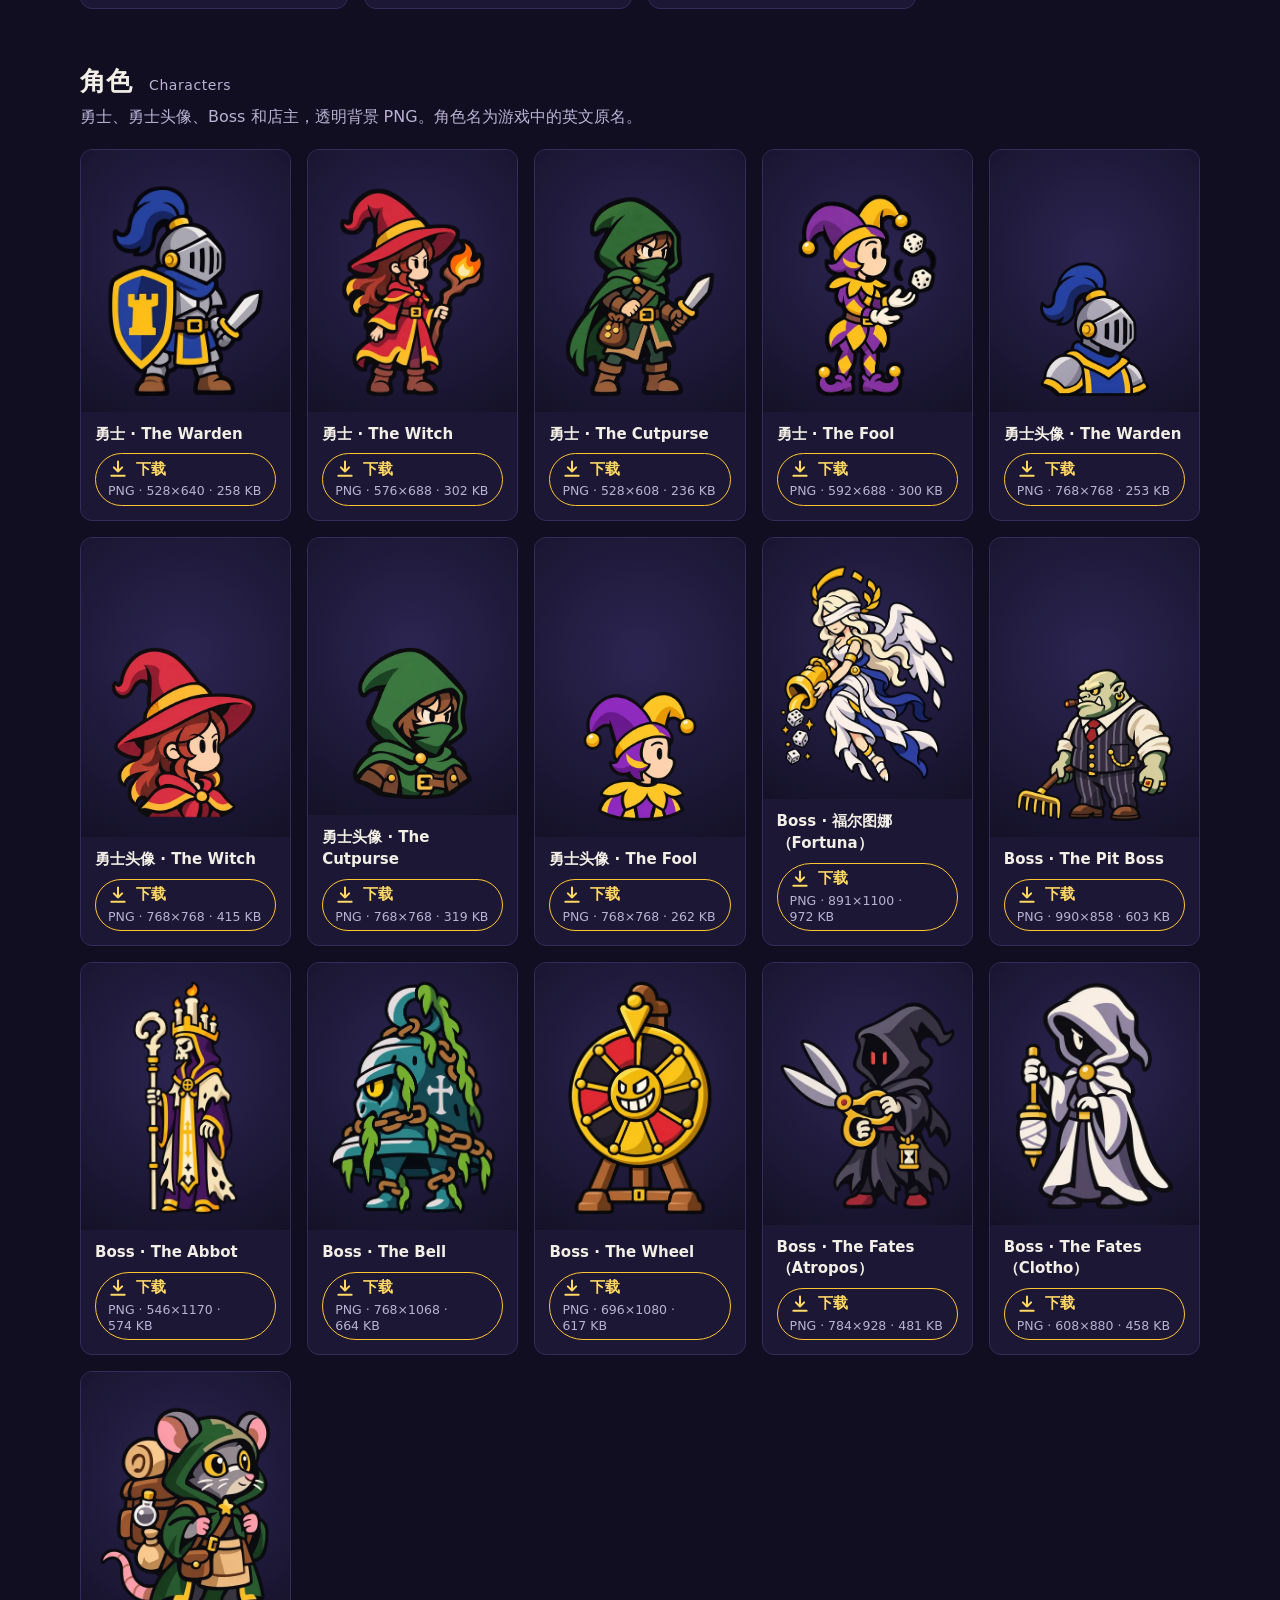
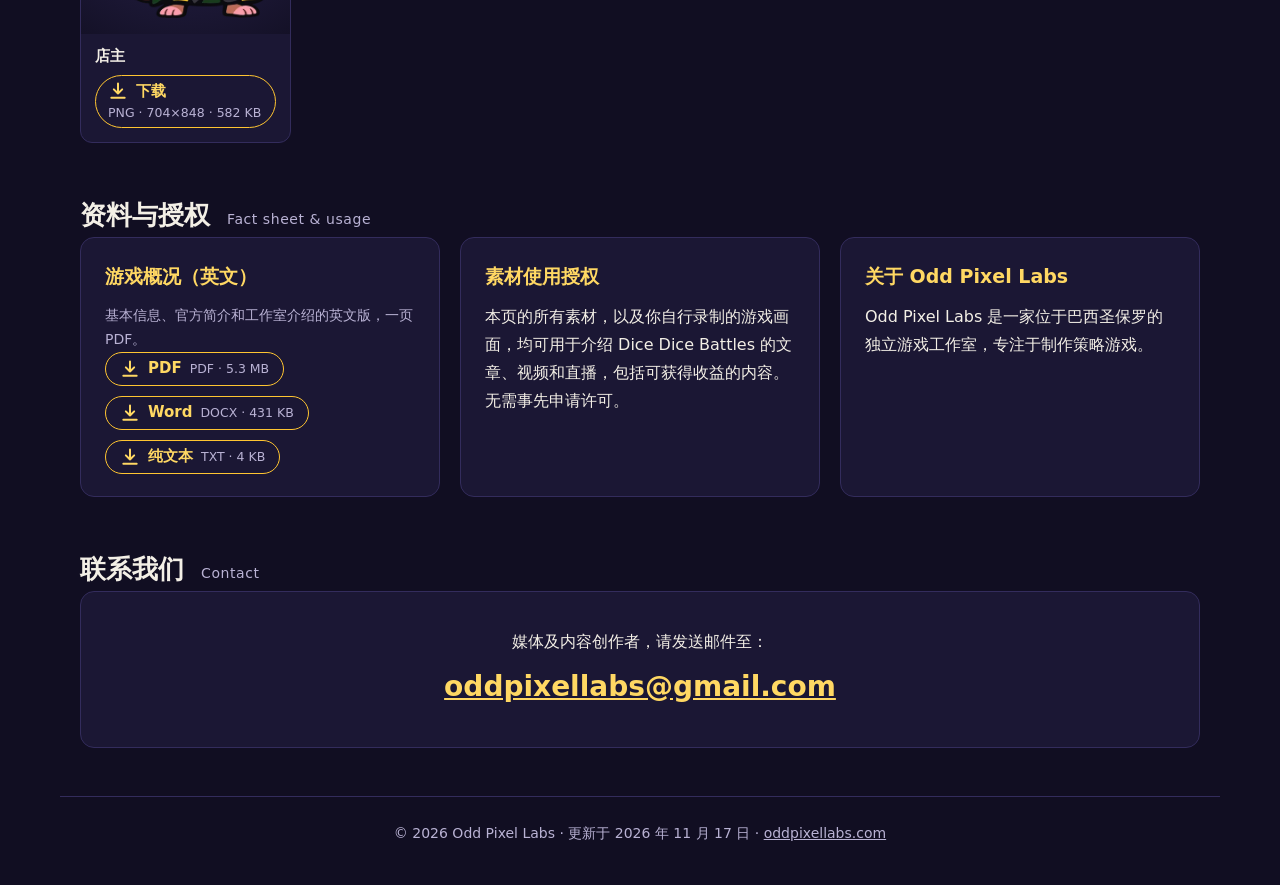
<file: ddb-press-cn/index.html>
<!doctype html>
<html lang="zh-CN">
<head>
<meta charset="utf-8">
<meta name="viewport" content="width=device-width, initial-scale=1, viewport-fit=cover">
<meta name="robots" content="noindex, nofollow">
<meta name="theme-color" content="#110e22">
<!-- Built by _tools/build-ddb-press-cn.js in the OddOS source (round13); edit the script, not this file. Not linked from OddOS. -->
<title>Dice Dice Battles 媒体资料包 | Odd Pixel Labs</title>
<meta name="description" content="购买骰子，排好阵容，然后看它们大显身手。挪动一颗骰子，就能改变整套组合！在这款以骰子战斗为核心的Roguelike游戏中，发掘离谱组合，再到被诅咒的地牢里试试威力，或在异步PvP中与其他玩家一较高下。">
<meta property="og:title" content="Dice Dice Battles 媒体资料包">
<meta property="og:description" content="购买骰子，排好阵容，然后看它们大显身手。挪动一颗骰子，就能改变整套组合！在这款以骰子战斗为核心的Roguelike游戏中，发掘离谱组合，再到被诅咒的地牢里试试威力，或在异步PvP中与其他玩家一较高下。">
<meta property="og:image" content="https://oddpixellabs.com/ddb-press-cn/img/og.jpg">
<meta property="og:type" content="website">
<link rel="icon" href="img/icon.png" type="image/png">
<link rel="apple-touch-icon" href="img/icon.png">
<style>
:root{--bg:#110e22;--panel:#1b1734;--panel2:#231e42;--line:#332c5c;--text:#f3efe6;--dim:#b9b2d4;--gold:#ffc531;--gold2:#ffd863;--ink:#2a1606}
*{box-sizing:border-box}
html{scroll-behavior:smooth;-webkit-text-size-adjust:100%}
body{margin:0;background:var(--bg);color:var(--text);font:16px/1.75 system-ui,-apple-system,"PingFang SC","Hiragino Sans GB","Microsoft YaHei","Noto Sans SC","Noto Sans CJK SC","Source Han Sans SC",sans-serif}
a{color:var(--gold2)}
img{max-width:100%}
.inapp-note{display:none;margin:0;padding:10px 16px;background:var(--gold);color:var(--ink);font-weight:700;text-align:center;font-size:15px}
.inapp .inapp-note{display:block}
header.hero{position:relative;overflow:hidden;background:#0c0a1a url(img/hero.webp) center 62%/cover no-repeat;text-align:center;padding:56px 20px 64px}
header.hero::before{content:"";position:absolute;inset:0;background:radial-gradient(ellipse 60% 70% at 50% 45%,rgba(12,10,26,.82),rgba(12,10,26,.35) 70%,rgba(12,10,26,.15)),linear-gradient(transparent 70%,var(--bg))}
.hero>*{position:relative}
.hero .logo{display:block;width:min(560px,88vw);height:auto;margin:0 auto 8px;filter:drop-shadow(0 6px 18px rgba(0,0,0,.5))}
.hero h1{margin:0 0 14px;font-size:20px;letter-spacing:.2em;color:var(--gold2);font-weight:700}
.hero .short{max-width:640px;margin:0 auto 18px;font-size:17px;text-shadow:0 1px 3px #000}
.badges{display:flex;flex-wrap:wrap;justify-content:center;gap:8px;margin:0 0 24px;padding:0;list-style:none}
.badges li{padding:2px 12px;border:1px solid rgba(255,216,99,.55);border-radius:999px;background:rgba(17,14,34,.7);font-size:14px;color:var(--gold2)}
.btns{display:flex;flex-wrap:wrap;justify-content:center;gap:12px}
.btn{display:inline-flex;align-items:center;gap:10px;padding:12px 22px;border-radius:999px;font-weight:700;text-decoration:none;line-height:1.3;font-size:17px}
.btn svg,.dl svg{width:20px;height:20px;flex:none}
.btn small{font-weight:400;font-size:13px;opacity:.8}
.btn.primary{background:var(--gold);color:var(--ink);box-shadow:0 4px 0 #b9790d}
.btn.primary:hover{background:var(--gold2)}
.btn.ghost{border:2px solid rgba(243,239,230,.5);color:var(--text);background:rgba(17,14,34,.6)}
.btn.ghost:hover{border-color:var(--text)}
nav.toc{position:sticky;top:0;z-index:5;background:rgba(17,14,34,.93);border-bottom:1px solid var(--line);-webkit-backdrop-filter:blur(8px);backdrop-filter:blur(8px)}
nav.toc ul{display:flex;gap:4px;max-width:1160px;margin:0 auto;padding:8px 12px;list-style:none;overflow-x:auto;scrollbar-width:none}
nav.toc ul::-webkit-scrollbar{display:none}
nav.toc a{display:block;padding:4px 12px;border-radius:999px;color:var(--dim);text-decoration:none;white-space:nowrap;font-size:15px}
nav.toc a:hover,nav.toc a.on{color:var(--ink);background:var(--gold)}
main{max-width:1160px;margin:0 auto;padding:0 20px}
section{padding:48px 0 8px;scroll-margin-top:48px}
h2{margin:0 0 4px;font-size:26px;line-height:1.3}
h2 small{margin-left:8px;font-size:14px;font-weight:400;color:var(--dim);letter-spacing:.04em}
h3{margin:0 0 10px;font-size:19px;color:var(--gold2)}
.note{margin:0 0 18px;color:var(--dim)}
.panel{background:var(--panel);border:1px solid var(--line);border-radius:14px;padding:22px 24px}
.overview{display:grid;grid-template-columns:minmax(0,1.5fr) minmax(0,1fr);gap:20px;margin-top:16px}
.about p{margin:0 0 14px}
.about ul{margin:0;padding-left:20px}
.about li{margin-bottom:10px}
.about strong{color:var(--gold2)}
.quote{margin:-4px 0 14px;font-size:14px;color:var(--dim)}
dl.facts{margin:0 0 20px}
dl.facts div{display:grid;grid-template-columns:8.2em 1fr;gap:10px;padding:7px 0;border-bottom:1px solid var(--line)}
dl.facts div:last-child{border-bottom:0}
dt{color:var(--dim)}
dd{margin:0}
.grid{display:grid;gap:16px;grid-template-columns:repeat(auto-fill,minmax(300px,1fr))}
.grid.small{grid-template-columns:repeat(auto-fill,minmax(230px,1fr))}
.grid.chars{grid-template-columns:repeat(auto-fill,minmax(176px,1fr))}
.card{margin:0;display:flex;flex-direction:column;background:var(--panel);border:1px solid var(--line);border-radius:12px;overflow:hidden}
.thumb{display:flex;align-items:center;justify-content:center;aspect-ratio:16/9;overflow:hidden;background:#0c0a1a}
.thumb img{display:block;width:auto;height:auto;max-width:100%;max-height:100%}
.thumb:hover img{opacity:.9}
.small .thumb,.chars .thumb{aspect-ratio:auto;flex:1;padding:16px;background:radial-gradient(circle at 50% 40%,#2c2552,#141127)}
.small .thumb img,.chars .thumb img{width:auto;max-height:200px;object-fit:contain}
.chars .thumb{aspect-ratio:4/5;align-items:flex-end}
.chars .thumb img{max-height:100%}
.thumb.light{background:#f3efe6}
figcaption{display:flex;flex-direction:column;gap:8px;padding:12px 14px 14px}
.cap{font-weight:700;line-height:1.45}
.chars .cap{font-size:15px}
.dl{align-self:flex-start;display:inline-flex;flex-wrap:wrap;align-items:center;gap:4px 8px;padding:6px 14px;border:1.5px solid var(--gold);border-radius:999px;color:var(--gold2);text-decoration:none;font-weight:700;font-size:15px;line-height:1.3}
.dl small{font-weight:400;color:var(--dim);font-size:12.5px}
.dl small span{white-space:nowrap}
.dl:hover{background:var(--gold);color:var(--ink)}
.dl:hover small{color:var(--ink)}
.chars .dl{padding:5px 12px}
.video{background:#000;border-radius:12px;overflow:hidden;border:1px solid var(--line)}
.video video{display:block;width:100%;height:auto;aspect-ratio:16/9;background:#000}
.row{display:flex;flex-wrap:wrap;gap:10px;align-items:center;margin-top:14px}
.dls{display:flex;flex-wrap:wrap;gap:10px}
h3.sub{margin:32px 0 12px}
.cols{display:grid;grid-template-columns:repeat(auto-fit,minmax(300px,1fr));gap:20px}
.cols p{margin:0}
.contact{text-align:center;padding:36px 24px}
.contact .mail{display:inline-block;margin-top:6px;font-size:clamp(20px,4.5vw,28px);font-weight:700;word-break:break-all}
footer{max-width:1160px;margin:40px auto 0;padding:24px 20px 40px;border-top:1px solid var(--line);color:var(--dim);font-size:14px;text-align:center}
footer a{color:var(--dim)}
@media (max-width:800px){
  .overview{grid-template-columns:1fr}
  header.hero{background:#0c0a1a url(img/hero-tall.webp) center bottom/100% auto no-repeat;padding:36px 16px 40vw}
  header.hero::before{background:linear-gradient(rgba(12,10,26,.6),rgba(12,10,26,.35) 45%,transparent 70%,transparent 94%,var(--bg))}
  .hero .short{font-size:16px}
  main{padding:0 14px}
  section{padding-top:36px}
  h2{font-size:23px}
  .panel{padding:18px}
  .grid{grid-template-columns:1fr}
  .grid.small{grid-template-columns:repeat(2,minmax(0,1fr))}
  .grid.chars{grid-template-columns:repeat(2,minmax(0,1fr))}
  .small .thumb{padding:10px}
  .small .thumb img{max-height:120px}
  .small .dl,.chars .dl{align-self:stretch;border-radius:12px;padding:6px 10px}
  .small .dl small,.chars .dl small{flex-basis:100%;font-size:11.5px}
  dl.facts div{grid-template-columns:6em 1fr}
}
</style>
</head>
<body>
<script>if(/MicroMessenger|\bQQ\//i.test(navigator.userAgent))document.documentElement.className+=' inapp'</script>
<p class="inapp-note">微信 / QQ 内置浏览器可能无法下载文件：请点击右上角「···」，选择「在浏览器打开」。</p>

<header class="hero">
  <img class="logo" src="img/logo.webp" width="1120" height="371" alt="Dice Dice Battles">
  <h1>媒体资料包</h1>
  <p class="short">购买骰子，排好阵容，然后看它们大显身手。挪动一颗骰子，就能改变整套组合！在这款以骰子战斗为核心的Roguelike游戏中，发掘离谱组合，再到被诅咒的地牢里试试威力，或在异步PvP中与其他玩家一较高下。</p>
  <ul class="badges"><li>支持简体中文</li><li>免费试玩版现已上线</li><li>2027 年发售</li><li>PC · Steam</li></ul>
  <div class="btns">
    <a class="btn primary" href="files/Dice%20Dice%20Battles%20-%20Press%20kit.zip" download="Dice Dice Battles - Press kit.zip"><svg viewBox="0 0 24 24" aria-hidden="true"><path d="M12 3v12m0 0-5-5m5 5 5-5M4 20h16" fill="none" stroke="currentColor" stroke-width="2.4" stroke-linecap="round" stroke-linejoin="round"/></svg><span>下载全部素材<br><small>ZIP · 41 MB · 不含预告片</small></span></a>
    <a class="btn ghost" href="https://store.steampowered.com/app/5427200/Dice_Dice_Battles/?l=schinese" target="_blank" rel="noopener">在 Steam 上查看</a>
  </div>
</header>

<nav class="toc" aria-label="目录"><ul>
  <li><a href="#overview">概览</a></li>
  <li><a href="#trailer">预告片</a></li>
  <li><a href="#screenshots">截图</a></li>
  <li><a href="#gifs">动图</a></li>
  <li><a href="#keyart">主视觉</a></li>
  <li><a href="#logos">Logo</a></li>
  <li><a href="#characters">角色</a></li>
  <li><a href="#factsheet">资料与授权</a></li>
  <li><a href="#contact">联系</a></li>
</ul></nav>

<main>
  <section id="overview">
    <h2>概览 <small>Overview</small></h2>
    <div class="overview">
      <div class="panel about">
        <h3>游戏简介</h3>
        <p class="quote">摘自 Steam 商店页面的官方简介，可直接引用。</p>
        <p>在Dice Dice Battles这款Roguelike游戏中，排好你的骰子，让它们打出离谱的配合。女神福尔图娜吞下了世间所有的运气，随后便碎裂了。选好勇士，慢慢琢磨你的骰子阵容，再深入女神的诅咒地牢，把运气带回世间！</p><p>骰子会从左到右依次投掷、触发效果，帮你攻击敌人、抵挡攻势。有的能强化旁边的骰子，有的会重复或复制它们的效果。让合适的骰子做邻居，一次投掷就能触发连锁反应，让数字一路飙升。</p><p>每场战斗之间，都可以购买新骰子、护符和升级道具。把相同骰子合成得更强，搭配同系骰子还能获得加成。接下来就动手改造吧：用印章赋予新特性，改变骰子的系别，或在骰面上添加刻痕、施加附魔。</p><p>不过，地牢里的怪物也有不少阴招。它们会诅咒、封锁你的骰子，甚至整个吞下。闯过3幕挑战，直面「破碎女神」福尔图娜，让世间重获好运。祝你好运！</p><ul><li><strong>闯过战役模式：</strong> 赢一场，拿一座奖杯；输一场，少一条命。在5条命用完之前，集齐15座奖杯。每次逛商店，都有机会扭转战局。</li><li><strong>重塑女神：</strong> 每局冒险都会收获碎片，带到神龛就能逐步重塑福尔图娜。在此过程中，你还会解锁新的勇士、骰子、护符，以及各式骰子外观。</li><li><strong>迎接下一个挑战：</strong> 在每日挑战中，与所有玩家面对同样的考验。也可以带着获胜构筑挑战无尽模式，看看能走多远。解锁「异端」的10个难度等级，还能迎战更艰难的冒险。</li><li><strong>在异步PvP中挑战其他玩家：</strong> 「劲敌」模式会让你与其他玩家在同一轮搭配出的阵容交手。拿出你精心打磨的组合，迎战他们的得意之作。击败对手，把桂冠收入囊中！</li></ul>
      </div>
      <div class="panel">
        <h3>基本信息</h3>
        <dl class="facts">
          <div><dt>开发商 / 发行商</dt><dd>Odd Pixel Labs</dd></div>
          <div><dt>发售时间</dt><dd>2027 年</dd></div>
          <div><dt>试玩版</dt><dd>免费，现已在 Steam 上线</dd></div>
          <div><dt>平台</dt><dd>PC（Windows、Linux），Steam 平台；可在 Steam Deck 上运行</dd></div>
          <div><dt>价格</dt><dd>待定</dd></div>
          <div><dt>类型</dt><dd>Roguelike 骰子战斗游戏</dd></div>
          <div><dt>玩家人数</dt><dd>单人；另有异步在线 PvP（「劲敌」模式）</dd></div>
          <div><dt>语言</dt><dd>简体中文、英语、法语、德语、西班牙语（西班牙）、葡萄牙语（巴西）、俄语、日语</dd></div>
          <div><dt>操作</dt><dd>鼠标、键盘或手柄（完整支持手柄）</dd></div>
        </dl>
        <h3>免费试玩版</h3>
        <p style="margin:0">免费试玩版包含全部模式：战役模式、「劲敌」模式（异步 PvP）、每日挑战和无尽模式。与正式版一样，试玩版支持全部八种语言，包括简体中文。</p>
      </div>
    </div>
  </section>

  <section id="trailer">
    <h2>预告片 <small>Trailer</small></h2>
    <p class="note">1080p · 1 分 15 秒 · MP4</p>
    <div class="video">
      <video controls preload="none" playsinline webkit-playsinline x5-playsinline poster="img/poster.webp" width="1280" height="720">
        <source src="../trailer/ddb-trailer.mp4" type="video/mp4">
      </video>
    </div>
    <div class="row"><a class="dl" href="../trailer/ddb-trailer.mp4" download="Dice Dice Battles - Trailer.mp4"><svg viewBox="0 0 24 24" aria-hidden="true"><path d="M12 3v12m0 0-5-5m5 5 5-5M4 20h16" fill="none" stroke="currentColor" stroke-width="2.4" stroke-linecap="round" stroke-linejoin="round"/></svg><span>下载预告片</span><small><span>MP4</span> · <span>27 MB</span></small></a></div>
  </section>

  <section id="screenshots">
    <h2>截图 <small>Screenshots</small></h2>
    <p class="note">9 张游戏截图，1920×1080 PNG。点击图片查看原图。</p>
    <div class="grid">
      <figure class="card">
        <a class="thumb" href="files/Screenshots/Dice%20Dice%20Battles%20-%20Screenshot%201%20-%20The%20Witch%20vs%20the%20Pit%20Boss.png" target="_blank" rel="noopener"><img src="img/p01.webp" width="800" height="450" loading="lazy" decoding="async" alt="The Witch 对战 The Pit Boss"></a>
        <figcaption><span class="cap">The Witch 对战 The Pit Boss</span><a class="dl" href="files/Screenshots/Dice%20Dice%20Battles%20-%20Screenshot%201%20-%20The%20Witch%20vs%20the%20Pit%20Boss.png" download="Dice Dice Battles - Screenshot 1 - The Witch vs the Pit Boss.png"><svg viewBox="0 0 24 24" aria-hidden="true"><path d="M12 3v12m0 0-5-5m5 5 5-5M4 20h16" fill="none" stroke="currentColor" stroke-width="2.4" stroke-linecap="round" stroke-linejoin="round"/></svg><span>下载</span><small><span>PNG</span> · <span>1920×1080</span> · <span>1.5 MB</span></small></a></figcaption>
      </figure>
      <figure class="card">
        <a class="thumb" href="files/Screenshots/Dice%20Dice%20Battles%20-%20Screenshot%202%20-%20The%20Fool%20vs%20the%20Abbot.png" target="_blank" rel="noopener"><img src="img/p02.webp" width="800" height="450" loading="lazy" decoding="async" alt="The Fool 对战 The Abbot"></a>
        <figcaption><span class="cap">The Fool 对战 The Abbot</span><a class="dl" href="files/Screenshots/Dice%20Dice%20Battles%20-%20Screenshot%202%20-%20The%20Fool%20vs%20the%20Abbot.png" download="Dice Dice Battles - Screenshot 2 - The Fool vs the Abbot.png"><svg viewBox="0 0 24 24" aria-hidden="true"><path d="M12 3v12m0 0-5-5m5 5 5-5M4 20h16" fill="none" stroke="currentColor" stroke-width="2.4" stroke-linecap="round" stroke-linejoin="round"/></svg><span>下载</span><small><span>PNG</span> · <span>1920×1080</span> · <span>1.4 MB</span></small></a></figcaption>
      </figure>
      <figure class="card">
        <a class="thumb" href="files/Screenshots/Dice%20Dice%20Battles%20-%20Screenshot%203%20-%20The%20shop.png" target="_blank" rel="noopener"><img src="img/p03.webp" width="800" height="450" loading="lazy" decoding="async" alt="商店"></a>
        <figcaption><span class="cap">商店</span><a class="dl" href="files/Screenshots/Dice%20Dice%20Battles%20-%20Screenshot%203%20-%20The%20shop.png" download="Dice Dice Battles - Screenshot 3 - The shop.png"><svg viewBox="0 0 24 24" aria-hidden="true"><path d="M12 3v12m0 0-5-5m5 5 5-5M4 20h16" fill="none" stroke="currentColor" stroke-width="2.4" stroke-linecap="round" stroke-linejoin="round"/></svg><span>下载</span><small><span>PNG</span> · <span>1920×1080</span> · <span>1.1 MB</span></small></a></figcaption>
      </figure>
      <figure class="card">
        <a class="thumb" href="files/Screenshots/Dice%20Dice%20Battles%20-%20Screenshot%204%20-%20Rivals%20mode,%20against%20another%20player.png" target="_blank" rel="noopener"><img src="img/p04.webp" width="800" height="450" loading="lazy" decoding="async" alt="「劲敌」模式：与其他玩家的阵容对战"></a>
        <figcaption><span class="cap">「劲敌」模式：与其他玩家的阵容对战</span><a class="dl" href="files/Screenshots/Dice%20Dice%20Battles%20-%20Screenshot%204%20-%20Rivals%20mode,%20against%20another%20player.png" download="Dice Dice Battles - Screenshot 4 - Rivals mode, against another player.png"><svg viewBox="0 0 24 24" aria-hidden="true"><path d="M12 3v12m0 0-5-5m5 5 5-5M4 20h16" fill="none" stroke="currentColor" stroke-width="2.4" stroke-linecap="round" stroke-linejoin="round"/></svg><span>下载</span><small><span>PNG</span> · <span>1920×1080</span> · <span>1.3 MB</span></small></a></figcaption>
      </figure>
      <figure class="card">
        <a class="thumb" href="files/Screenshots/Dice%20Dice%20Battles%20-%20Screenshot%205%20-%20The%20Cutpurse%20vs%20the%20Fates.png" target="_blank" rel="noopener"><img src="img/p05.webp" width="800" height="450" loading="lazy" decoding="async" alt="The Cutpurse 对战 The Fates"></a>
        <figcaption><span class="cap">The Cutpurse 对战 The Fates</span><a class="dl" href="files/Screenshots/Dice%20Dice%20Battles%20-%20Screenshot%205%20-%20The%20Cutpurse%20vs%20the%20Fates.png" download="Dice Dice Battles - Screenshot 5 - The Cutpurse vs the Fates.png"><svg viewBox="0 0 24 24" aria-hidden="true"><path d="M12 3v12m0 0-5-5m5 5 5-5M4 20h16" fill="none" stroke="currentColor" stroke-width="2.4" stroke-linecap="round" stroke-linejoin="round"/></svg><span>下载</span><small><span>PNG</span> · <span>1920×1080</span> · <span>1.3 MB</span></small></a></figcaption>
      </figure>
      <figure class="card">
        <a class="thumb" href="files/Screenshots/Dice%20Dice%20Battles%20-%20Screenshot%206%20-%20Stamping%20a%20die.png" target="_blank" rel="noopener"><img src="img/p06.webp" width="800" height="450" loading="lazy" decoding="async" alt="用印章改造骰子"></a>
        <figcaption><span class="cap">用印章改造骰子</span><a class="dl" href="files/Screenshots/Dice%20Dice%20Battles%20-%20Screenshot%206%20-%20Stamping%20a%20die.png" download="Dice Dice Battles - Screenshot 6 - Stamping a die.png"><svg viewBox="0 0 24 24" aria-hidden="true"><path d="M12 3v12m0 0-5-5m5 5 5-5M4 20h16" fill="none" stroke="currentColor" stroke-width="2.4" stroke-linecap="round" stroke-linejoin="round"/></svg><span>下载</span><small><span>PNG</span> · <span>1920×1080</span> · <span>460 KB</span></small></a></figcaption>
      </figure>
      <figure class="card">
        <a class="thumb" href="files/Screenshots/Dice%20Dice%20Battles%20-%20Screenshot%207%20-%20The%20Warden%20vs%20Fortuna.png" target="_blank" rel="noopener"><img src="img/p07.webp" width="800" height="450" loading="lazy" decoding="async" alt="The Warden 对战福尔图娜"></a>
        <figcaption><span class="cap">The Warden 对战福尔图娜</span><a class="dl" href="files/Screenshots/Dice%20Dice%20Battles%20-%20Screenshot%207%20-%20The%20Warden%20vs%20Fortuna.png" download="Dice Dice Battles - Screenshot 7 - The Warden vs Fortuna.png"><svg viewBox="0 0 24 24" aria-hidden="true"><path d="M12 3v12m0 0-5-5m5 5 5-5M4 20h16" fill="none" stroke="currentColor" stroke-width="2.4" stroke-linecap="round" stroke-linejoin="round"/></svg><span>下载</span><small><span>PNG</span> · <span>1920×1080</span> · <span>1.3 MB</span></small></a></figcaption>
      </figure>
      <figure class="card">
        <a class="thumb" href="files/Screenshots/Dice%20Dice%20Battles%20-%20Screenshot%208%20-%20Choosing%20a%20champion.png" target="_blank" rel="noopener"><img src="img/p08.webp" width="800" height="450" loading="lazy" decoding="async" alt="选择勇士"></a>
        <figcaption><span class="cap">选择勇士</span><a class="dl" href="files/Screenshots/Dice%20Dice%20Battles%20-%20Screenshot%208%20-%20Choosing%20a%20champion.png" download="Dice Dice Battles - Screenshot 8 - Choosing a champion.png"><svg viewBox="0 0 24 24" aria-hidden="true"><path d="M12 3v12m0 0-5-5m5 5 5-5M4 20h16" fill="none" stroke="currentColor" stroke-width="2.4" stroke-linecap="round" stroke-linejoin="round"/></svg><span>下载</span><small><span>PNG</span> · <span>1920×1080</span> · <span>628 KB</span></small></a></figcaption>
      </figure>
      <figure class="card">
        <a class="thumb" href="files/Screenshots/Dice%20Dice%20Battles%20-%20Screenshot%209%20-%20The%20Compendium.png" target="_blank" rel="noopener"><img src="img/p09.webp" width="800" height="450" loading="lazy" decoding="async" alt="图鉴"></a>
        <figcaption><span class="cap">图鉴</span><a class="dl" href="files/Screenshots/Dice%20Dice%20Battles%20-%20Screenshot%209%20-%20The%20Compendium.png" download="Dice Dice Battles - Screenshot 9 - The Compendium.png"><svg viewBox="0 0 24 24" aria-hidden="true"><path d="M12 3v12m0 0-5-5m5 5 5-5M4 20h16" fill="none" stroke="currentColor" stroke-width="2.4" stroke-linecap="round" stroke-linejoin="round"/></svg><span>下载</span><small><span>PNG</span> · <span>1920×1080</span> · <span>608 KB</span></small></a></figcaption>
      </figure>
    </div>
  </section>

  <section id="gifs">
    <h2>动图 <small>GIFs</small></h2>
    <p class="note">GIF 动图，可直接用于文章和社交媒体。</p>
    <div class="grid">
      <figure class="card">
        <a class="thumb" href="files/GIFs/Dice%20Dice%20Battles%20-%20Massive%20Damage.gif" target="_blank" rel="noopener"><img src="img/p10.webp" width="768" height="432" loading="lazy" decoding="async" alt="战斗：打出巨额伤害"></a>
        <figcaption><span class="cap">战斗：打出巨额伤害</span><a class="dl" href="files/GIFs/Dice%20Dice%20Battles%20-%20Massive%20Damage.gif" download="Dice Dice Battles - Massive Damage.gif"><svg viewBox="0 0 24 24" aria-hidden="true"><path d="M12 3v12m0 0-5-5m5 5 5-5M4 20h16" fill="none" stroke="currentColor" stroke-width="2.4" stroke-linecap="round" stroke-linejoin="round"/></svg><span>下载</span><small><span>GIF</span> · <span>768×432</span> · <span>3.1 MB</span></small></a></figcaption>
      </figure>
      <figure class="card">
        <a class="thumb" href="files/GIFs/Dice%20Dice%20Battles%20-%20Spinning%20dice.gif" target="_blank" rel="noopener"><img src="img/p11.webp" width="780" height="182" loading="lazy" decoding="async" alt="旋转的骰子"></a>
        <figcaption><span class="cap">旋转的骰子</span><a class="dl" href="files/GIFs/Dice%20Dice%20Battles%20-%20Spinning%20dice.gif" download="Dice Dice Battles - Spinning dice.gif"><svg viewBox="0 0 24 24" aria-hidden="true"><path d="M12 3v12m0 0-5-5m5 5 5-5M4 20h16" fill="none" stroke="currentColor" stroke-width="2.4" stroke-linecap="round" stroke-linejoin="round"/></svg><span>下载</span><small><span>GIF</span> · <span>780×182</span> · <span>3.1 MB</span></small></a></figcaption>
      </figure>
      <figure class="card">
        <a class="thumb" href="files/GIFs/Dice%20Dice%20Battles%20-%20A%20line%20of%20dice.gif" target="_blank" rel="noopener"><img src="img/p12.webp" width="780" height="265" loading="lazy" decoding="async" alt="一排骰子依次触发"></a>
        <figcaption><span class="cap">一排骰子依次触发</span><a class="dl" href="files/GIFs/Dice%20Dice%20Battles%20-%20A%20line%20of%20dice.gif" download="Dice Dice Battles - A line of dice.gif"><svg viewBox="0 0 24 24" aria-hidden="true"><path d="M12 3v12m0 0-5-5m5 5 5-5M4 20h16" fill="none" stroke="currentColor" stroke-width="2.4" stroke-linecap="round" stroke-linejoin="round"/></svg><span>下载</span><small><span>GIF</span> · <span>780×265</span> · <span>1.6 MB</span></small></a></figcaption>
      </figure>
      <figure class="card">
        <a class="thumb" href="files/GIFs/Dice%20Dice%20Battles%20-%20Chip%20monsters.gif" target="_blank" rel="noopener"><img src="img/p13.webp" width="780" height="200" loading="lazy" decoding="async" alt="筹码怪物"></a>
        <figcaption><span class="cap">筹码怪物</span><a class="dl" href="files/GIFs/Dice%20Dice%20Battles%20-%20Chip%20monsters.gif" download="Dice Dice Battles - Chip monsters.gif"><svg viewBox="0 0 24 24" aria-hidden="true"><path d="M12 3v12m0 0-5-5m5 5 5-5M4 20h16" fill="none" stroke="currentColor" stroke-width="2.4" stroke-linecap="round" stroke-linejoin="round"/></svg><span>下载</span><small><span>GIF</span> · <span>780×200</span> · <span>1.9 MB</span></small></a></figcaption>
      </figure>
      <figure class="card">
        <a class="thumb" href="files/GIFs/Dice%20Dice%20Battles%20-%20The%20Starbeast.gif" target="_blank" rel="noopener"><img src="img/p14.webp" width="780" height="446" loading="lazy" decoding="async" alt="The Starbeast"></a>
        <figcaption><span class="cap">The Starbeast</span><a class="dl" href="files/GIFs/Dice%20Dice%20Battles%20-%20The%20Starbeast.gif" download="Dice Dice Battles - The Starbeast.gif"><svg viewBox="0 0 24 24" aria-hidden="true"><path d="M12 3v12m0 0-5-5m5 5 5-5M4 20h16" fill="none" stroke="currentColor" stroke-width="2.4" stroke-linecap="round" stroke-linejoin="round"/></svg><span>下载</span><small><span>GIF</span> · <span>780×446</span> · <span>2.1 MB</span></small></a></figcaption>
      </figure>
      <figure class="card">
        <a class="thumb" href="files/GIFs/Dice%20Dice%20Battles%20-%20Campfire.gif" target="_blank" rel="noopener"><img src="img/p15.webp" width="780" height="334" loading="lazy" decoding="async" alt="篝火"></a>
        <figcaption><span class="cap">篝火</span><a class="dl" href="files/GIFs/Dice%20Dice%20Battles%20-%20Campfire.gif" download="Dice Dice Battles - Campfire.gif"><svg viewBox="0 0 24 24" aria-hidden="true"><path d="M12 3v12m0 0-5-5m5 5 5-5M4 20h16" fill="none" stroke="currentColor" stroke-width="2.4" stroke-linecap="round" stroke-linejoin="round"/></svg><span>下载</span><small><span>GIF</span> · <span>780×334</span> · <span>1.6 MB</span></small></a></figcaption>
      </figure>
      <figure class="card">
        <a class="thumb" href="files/GIFs/Dice%20Dice%20Battles%20-%20The%20shopkeeper%20(Simplified%20Chinese).gif" target="_blank" rel="noopener"><img src="img/p16.webp" width="520" height="240" loading="lazy" decoding="async" alt="店主（简体中文）"></a>
        <figcaption><span class="cap">店主（简体中文）</span><a class="dl" href="files/GIFs/Dice%20Dice%20Battles%20-%20The%20shopkeeper%20(Simplified%20Chinese).gif" download="Dice Dice Battles - The shopkeeper (Simplified Chinese).gif"><svg viewBox="0 0 24 24" aria-hidden="true"><path d="M12 3v12m0 0-5-5m5 5 5-5M4 20h16" fill="none" stroke="currentColor" stroke-width="2.4" stroke-linecap="round" stroke-linejoin="round"/></svg><span>下载</span><small><span>GIF</span> · <span>520×240</span> · <span>603 KB</span></small></a></figcaption>
      </figure>
    </div>
  </section>

  <section id="keyart">
    <h2>主视觉 <small>Key art</small></h2>
    <p class="note">带 Logo 与无 Logo 的版本：横版、超宽版、竖版和横幅。</p>
    <div class="grid">
      <figure class="card">
        <a class="thumb" href="files/Key%20art/Dice%20Dice%20Battles%20-%20Key%20art.png" target="_blank" rel="noopener"><img src="img/p17.webp" width="800" height="458" loading="lazy" decoding="async" alt="主视觉（带 Logo）"></a>
        <figcaption><span class="cap">主视觉（带 Logo）</span><a class="dl" href="files/Key%20art/Dice%20Dice%20Battles%20-%20Key%20art.png" download="Dice Dice Battles - Key art.png"><svg viewBox="0 0 24 24" aria-hidden="true"><path d="M12 3v12m0 0-5-5m5 5 5-5M4 20h16" fill="none" stroke="currentColor" stroke-width="2.4" stroke-linecap="round" stroke-linejoin="round"/></svg><span>下载</span><small><span>PNG</span> · <span>1232×706</span> · <span>736 KB</span></small></a></figcaption>
      </figure>
      <figure class="card">
        <a class="thumb" href="files/Key%20art/Dice%20Dice%20Battles%20-%20Key%20art%20(no%20logo).png" target="_blank" rel="noopener"><img src="img/p18.webp" width="800" height="258" loading="lazy" decoding="async" alt="主视觉（无 Logo，超宽）"></a>
        <figcaption><span class="cap">主视觉（无 Logo，超宽）</span><a class="dl" href="files/Key%20art/Dice%20Dice%20Battles%20-%20Key%20art%20(no%20logo).png" download="Dice Dice Battles - Key art (no logo).png"><svg viewBox="0 0 24 24" aria-hidden="true"><path d="M12 3v12m0 0-5-5m5 5 5-5M4 20h16" fill="none" stroke="currentColor" stroke-width="2.4" stroke-linecap="round" stroke-linejoin="round"/></svg><span>下载</span><small><span>PNG</span> · <span>3840×1240</span> · <span>1.4 MB</span></small></a></figcaption>
      </figure>
      <figure class="card">
        <a class="thumb" href="files/Key%20art/Dice%20Dice%20Battles%20-%20Key%20art%20(vertical).png" target="_blank" rel="noopener"><img src="img/p19.webp" width="533" height="800" loading="lazy" decoding="async" alt="竖版主视觉"></a>
        <figcaption><span class="cap">竖版主视觉</span><a class="dl" href="files/Key%20art/Dice%20Dice%20Battles%20-%20Key%20art%20(vertical).png" download="Dice Dice Battles - Key art (vertical).png"><svg viewBox="0 0 24 24" aria-hidden="true"><path d="M12 3v12m0 0-5-5m5 5 5-5M4 20h16" fill="none" stroke="currentColor" stroke-width="2.4" stroke-linecap="round" stroke-linejoin="round"/></svg><span>下载</span><small><span>PNG</span> · <span>600×900</span> · <span>437 KB</span></small></a></figcaption>
      </figure>
      <figure class="card">
        <a class="thumb" href="files/Key%20art/Dice%20Dice%20Battles%20-%20Banner.png" target="_blank" rel="noopener"><img src="img/p20.webp" width="800" height="374" loading="lazy" decoding="async" alt="横幅"></a>
        <figcaption><span class="cap">横幅</span><a class="dl" href="files/Key%20art/Dice%20Dice%20Battles%20-%20Banner.png" download="Dice Dice Battles - Banner.png"><svg viewBox="0 0 24 24" aria-hidden="true"><path d="M12 3v12m0 0-5-5m5 5 5-5M4 20h16" fill="none" stroke="currentColor" stroke-width="2.4" stroke-linecap="round" stroke-linejoin="round"/></svg><span>下载</span><small><span>PNG</span> · <span>920×430</span> · <span>417 KB</span></small></a></figcaption>
      </figure>
    </div>
  </section>

  <section id="logos">
    <h2>Logo 与图标 <small>Logos</small></h2>
    <p class="note">透明背景 PNG。</p>
    <div class="grid small">
      <figure class="card">
        <a class="thumb" href="files/Logos/Dice%20Dice%20Battles%20-%20Logo%20(large).png" target="_blank" rel="noopener"><img src="img/p21.webp" width="640" height="212" loading="lazy" decoding="async" alt="Logo（大）"></a>
        <figcaption><span class="cap">Logo（大）</span><a class="dl" href="files/Logos/Dice%20Dice%20Battles%20-%20Logo%20(large).png" download="Dice Dice Battles - Logo (large).png"><svg viewBox="0 0 24 24" aria-hidden="true"><path d="M12 3v12m0 0-5-5m5 5 5-5M4 20h16" fill="none" stroke="currentColor" stroke-width="2.4" stroke-linecap="round" stroke-linejoin="round"/></svg><span>下载</span><small><span>PNG</span> · <span>1352×448</span> · <span>488 KB</span></small></a></figcaption>
      </figure>
      <figure class="card">
        <a class="thumb" href="files/Logos/Dice%20Dice%20Battles%20-%20Logo%20(medium).png" target="_blank" rel="noopener"><img src="img/p22.webp" width="640" height="212" loading="lazy" decoding="async" alt="Logo（中）"></a>
        <figcaption><span class="cap">Logo（中）</span><a class="dl" href="files/Logos/Dice%20Dice%20Battles%20-%20Logo%20(medium).png" download="Dice Dice Battles - Logo (medium).png"><svg viewBox="0 0 24 24" aria-hidden="true"><path d="M12 3v12m0 0-5-5m5 5 5-5M4 20h16" fill="none" stroke="currentColor" stroke-width="2.4" stroke-linecap="round" stroke-linejoin="round"/></svg><span>下载</span><small><span>PNG</span> · <span>676×224</span> · <span>187 KB</span></small></a></figcaption>
      </figure>
      <figure class="card">
        <a class="thumb" href="files/Logos/Dice%20Dice%20Battles%20-%20Logo%20(small).png" target="_blank" rel="noopener"><img src="img/p23.webp" width="338" height="112" loading="lazy" decoding="async" alt="Logo（小）"></a>
        <figcaption><span class="cap">Logo（小）</span><a class="dl" href="files/Logos/Dice%20Dice%20Battles%20-%20Logo%20(small).png" download="Dice Dice Battles - Logo (small).png"><svg viewBox="0 0 24 24" aria-hidden="true"><path d="M12 3v12m0 0-5-5m5 5 5-5M4 20h16" fill="none" stroke="currentColor" stroke-width="2.4" stroke-linecap="round" stroke-linejoin="round"/></svg><span>下载</span><small><span>PNG</span> · <span>338×112</span> · <span>58 KB</span></small></a></figcaption>
      </figure>
      <figure class="card">
        <a class="thumb" href="files/Logos/Dice%20Dice%20Battles%20-%20Logo%20on%20dark%20background.png" target="_blank" rel="noopener"><img src="img/p24.webp" width="640" height="360" loading="lazy" decoding="async" alt="Logo 标题卡（深色背景）"></a>
        <figcaption><span class="cap">Logo 标题卡（深色背景）</span><a class="dl" href="files/Logos/Dice%20Dice%20Battles%20-%20Logo%20on%20dark%20background.png" download="Dice Dice Battles - Logo on dark background.png"><svg viewBox="0 0 24 24" aria-hidden="true"><path d="M12 3v12m0 0-5-5m5 5 5-5M4 20h16" fill="none" stroke="currentColor" stroke-width="2.4" stroke-linecap="round" stroke-linejoin="round"/></svg><span>下载</span><small><span>PNG</span> · <span>1920×1080</span> · <span>608 KB</span></small></a></figcaption>
      </figure>
      <figure class="card">
        <a class="thumb" href="files/Logos/Dice%20Dice%20Battles%20-%20Icon.png" target="_blank" rel="noopener"><img src="img/p25.webp" width="256" height="256" loading="lazy" decoding="async" alt="游戏图标"></a>
        <figcaption><span class="cap">游戏图标</span><a class="dl" href="files/Logos/Dice%20Dice%20Battles%20-%20Icon.png" download="Dice Dice Battles - Icon.png"><svg viewBox="0 0 24 24" aria-hidden="true"><path d="M12 3v12m0 0-5-5m5 5 5-5M4 20h16" fill="none" stroke="currentColor" stroke-width="2.4" stroke-linecap="round" stroke-linejoin="round"/></svg><span>下载</span><small><span>PNG</span> · <span>256×256</span> · <span>53 KB</span></small></a></figcaption>
      </figure>
    </div>
    <h3 class="sub">Odd Pixel Labs</h3>
    <div class="grid small">
      <figure class="card">
        <a class="thumb light" href="files/Odd%20Pixel%20Labs/Odd%20Pixel%20Labs%20-%20Logo%20(color).png" target="_blank" rel="noopener"><img src="img/p26.webp" width="480" height="298" loading="lazy" decoding="async" alt="工作室 Logo（彩色，用于浅色背景）"></a>
        <figcaption><span class="cap">工作室 Logo（彩色，用于浅色背景）</span><a class="dl" href="files/Odd%20Pixel%20Labs/Odd%20Pixel%20Labs%20-%20Logo%20(color).png" download="Odd Pixel Labs - Logo (color).png"><svg viewBox="0 0 24 24" aria-hidden="true"><path d="M12 3v12m0 0-5-5m5 5 5-5M4 20h16" fill="none" stroke="currentColor" stroke-width="2.4" stroke-linecap="round" stroke-linejoin="round"/></svg><span>下载</span><small><span>PNG</span> · <span>2000×1241</span> · <span>55 KB</span></small></a></figcaption>
      </figure>
      <figure class="card">
        <a class="thumb light" href="files/Odd%20Pixel%20Labs/Odd%20Pixel%20Labs%20-%20Logo%20(black).png" target="_blank" rel="noopener"><img src="img/p27.webp" width="480" height="298" loading="lazy" decoding="async" alt="工作室 Logo（黑色）"></a>
        <figcaption><span class="cap">工作室 Logo（黑色）</span><a class="dl" href="files/Odd%20Pixel%20Labs/Odd%20Pixel%20Labs%20-%20Logo%20(black).png" download="Odd Pixel Labs - Logo (black).png"><svg viewBox="0 0 24 24" aria-hidden="true"><path d="M12 3v12m0 0-5-5m5 5 5-5M4 20h16" fill="none" stroke="currentColor" stroke-width="2.4" stroke-linecap="round" stroke-linejoin="round"/></svg><span>下载</span><small><span>PNG</span> · <span>2000×1241</span> · <span>46 KB</span></small></a></figcaption>
      </figure>
      <figure class="card">
        <a class="thumb" href="files/Odd%20Pixel%20Labs/Odd%20Pixel%20Labs%20-%20Logo%20(white).png" target="_blank" rel="noopener"><img src="img/p28.webp" width="480" height="298" loading="lazy" decoding="async" alt="工作室 Logo（白色，用于深色背景）"></a>
        <figcaption><span class="cap">工作室 Logo（白色，用于深色背景）</span><a class="dl" href="files/Odd%20Pixel%20Labs/Odd%20Pixel%20Labs%20-%20Logo%20(white).png" download="Odd Pixel Labs - Logo (white).png"><svg viewBox="0 0 24 24" aria-hidden="true"><path d="M12 3v12m0 0-5-5m5 5 5-5M4 20h16" fill="none" stroke="currentColor" stroke-width="2.4" stroke-linecap="round" stroke-linejoin="round"/></svg><span>下载</span><small><span>PNG</span> · <span>2000×1241</span> · <span>41 KB</span></small></a></figcaption>
      </figure>
    </div>
  </section>

  <section id="characters">
    <h2>角色 <small>Characters</small></h2>
    <p class="note">勇士、勇士头像、Boss 和店主，透明背景 PNG。角色名为游戏中的英文原名。</p>
    <div class="grid chars">
      <figure class="card">
        <a class="thumb" href="files/Characters/Dice%20Dice%20Battles%20-%20Champion%20-%20The%20Warden.png" target="_blank" rel="noopener"><img src="img/p29.webp" width="396" height="480" loading="lazy" decoding="async" alt="勇士 · The Warden"></a>
        <figcaption><span class="cap">勇士 · The Warden</span><a class="dl" href="files/Characters/Dice%20Dice%20Battles%20-%20Champion%20-%20The%20Warden.png" download="Dice Dice Battles - Champion - The Warden.png"><svg viewBox="0 0 24 24" aria-hidden="true"><path d="M12 3v12m0 0-5-5m5 5 5-5M4 20h16" fill="none" stroke="currentColor" stroke-width="2.4" stroke-linecap="round" stroke-linejoin="round"/></svg><span>下载</span><small><span>PNG</span> · <span>528×640</span> · <span>258 KB</span></small></a></figcaption>
      </figure>
      <figure class="card">
        <a class="thumb" href="files/Characters/Dice%20Dice%20Battles%20-%20Champion%20-%20The%20Witch.png" target="_blank" rel="noopener"><img src="img/p30.webp" width="402" height="480" loading="lazy" decoding="async" alt="勇士 · The Witch"></a>
        <figcaption><span class="cap">勇士 · The Witch</span><a class="dl" href="files/Characters/Dice%20Dice%20Battles%20-%20Champion%20-%20The%20Witch.png" download="Dice Dice Battles - Champion - The Witch.png"><svg viewBox="0 0 24 24" aria-hidden="true"><path d="M12 3v12m0 0-5-5m5 5 5-5M4 20h16" fill="none" stroke="currentColor" stroke-width="2.4" stroke-linecap="round" stroke-linejoin="round"/></svg><span>下载</span><small><span>PNG</span> · <span>576×688</span> · <span>302 KB</span></small></a></figcaption>
      </figure>
      <figure class="card">
        <a class="thumb" href="files/Characters/Dice%20Dice%20Battles%20-%20Champion%20-%20The%20Cutpurse.png" target="_blank" rel="noopener"><img src="img/p31.webp" width="417" height="480" loading="lazy" decoding="async" alt="勇士 · The Cutpurse"></a>
        <figcaption><span class="cap">勇士 · The Cutpurse</span><a class="dl" href="files/Characters/Dice%20Dice%20Battles%20-%20Champion%20-%20The%20Cutpurse.png" download="Dice Dice Battles - Champion - The Cutpurse.png"><svg viewBox="0 0 24 24" aria-hidden="true"><path d="M12 3v12m0 0-5-5m5 5 5-5M4 20h16" fill="none" stroke="currentColor" stroke-width="2.4" stroke-linecap="round" stroke-linejoin="round"/></svg><span>下载</span><small><span>PNG</span> · <span>528×608</span> · <span>236 KB</span></small></a></figcaption>
      </figure>
      <figure class="card">
        <a class="thumb" href="files/Characters/Dice%20Dice%20Battles%20-%20Champion%20-%20The%20Fool.png" target="_blank" rel="noopener"><img src="img/p32.webp" width="413" height="480" loading="lazy" decoding="async" alt="勇士 · The Fool"></a>
        <figcaption><span class="cap">勇士 · The Fool</span><a class="dl" href="files/Characters/Dice%20Dice%20Battles%20-%20Champion%20-%20The%20Fool.png" download="Dice Dice Battles - Champion - The Fool.png"><svg viewBox="0 0 24 24" aria-hidden="true"><path d="M12 3v12m0 0-5-5m5 5 5-5M4 20h16" fill="none" stroke="currentColor" stroke-width="2.4" stroke-linecap="round" stroke-linejoin="round"/></svg><span>下载</span><small><span>PNG</span> · <span>592×688</span> · <span>300 KB</span></small></a></figcaption>
      </figure>
      <figure class="card">
        <a class="thumb" href="files/Characters/Dice%20Dice%20Battles%20-%20Champion%20portrait%20-%20The%20Warden.png" target="_blank" rel="noopener"><img src="img/p33.webp" width="480" height="480" loading="lazy" decoding="async" alt="勇士头像 · The Warden"></a>
        <figcaption><span class="cap">勇士头像 · The Warden</span><a class="dl" href="files/Characters/Dice%20Dice%20Battles%20-%20Champion%20portrait%20-%20The%20Warden.png" download="Dice Dice Battles - Champion portrait - The Warden.png"><svg viewBox="0 0 24 24" aria-hidden="true"><path d="M12 3v12m0 0-5-5m5 5 5-5M4 20h16" fill="none" stroke="currentColor" stroke-width="2.4" stroke-linecap="round" stroke-linejoin="round"/></svg><span>下载</span><small><span>PNG</span> · <span>768×768</span> · <span>253 KB</span></small></a></figcaption>
      </figure>
      <figure class="card">
        <a class="thumb" href="files/Characters/Dice%20Dice%20Battles%20-%20Champion%20portrait%20-%20The%20Witch.png" target="_blank" rel="noopener"><img src="img/p34.webp" width="480" height="480" loading="lazy" decoding="async" alt="勇士头像 · The Witch"></a>
        <figcaption><span class="cap">勇士头像 · The Witch</span><a class="dl" href="files/Characters/Dice%20Dice%20Battles%20-%20Champion%20portrait%20-%20The%20Witch.png" download="Dice Dice Battles - Champion portrait - The Witch.png"><svg viewBox="0 0 24 24" aria-hidden="true"><path d="M12 3v12m0 0-5-5m5 5 5-5M4 20h16" fill="none" stroke="currentColor" stroke-width="2.4" stroke-linecap="round" stroke-linejoin="round"/></svg><span>下载</span><small><span>PNG</span> · <span>768×768</span> · <span>415 KB</span></small></a></figcaption>
      </figure>
      <figure class="card">
        <a class="thumb" href="files/Characters/Dice%20Dice%20Battles%20-%20Champion%20portrait%20-%20The%20Cutpurse.png" target="_blank" rel="noopener"><img src="img/p35.webp" width="480" height="480" loading="lazy" decoding="async" alt="勇士头像 · The Cutpurse"></a>
        <figcaption><span class="cap">勇士头像 · The Cutpurse</span><a class="dl" href="files/Characters/Dice%20Dice%20Battles%20-%20Champion%20portrait%20-%20The%20Cutpurse.png" download="Dice Dice Battles - Champion portrait - The Cutpurse.png"><svg viewBox="0 0 24 24" aria-hidden="true"><path d="M12 3v12m0 0-5-5m5 5 5-5M4 20h16" fill="none" stroke="currentColor" stroke-width="2.4" stroke-linecap="round" stroke-linejoin="round"/></svg><span>下载</span><small><span>PNG</span> · <span>768×768</span> · <span>319 KB</span></small></a></figcaption>
      </figure>
      <figure class="card">
        <a class="thumb" href="files/Characters/Dice%20Dice%20Battles%20-%20Champion%20portrait%20-%20The%20Fool.png" target="_blank" rel="noopener"><img src="img/p36.webp" width="480" height="480" loading="lazy" decoding="async" alt="勇士头像 · The Fool"></a>
        <figcaption><span class="cap">勇士头像 · The Fool</span><a class="dl" href="files/Characters/Dice%20Dice%20Battles%20-%20Champion%20portrait%20-%20The%20Fool.png" download="Dice Dice Battles - Champion portrait - The Fool.png"><svg viewBox="0 0 24 24" aria-hidden="true"><path d="M12 3v12m0 0-5-5m5 5 5-5M4 20h16" fill="none" stroke="currentColor" stroke-width="2.4" stroke-linecap="round" stroke-linejoin="round"/></svg><span>下载</span><small><span>PNG</span> · <span>768×768</span> · <span>262 KB</span></small></a></figcaption>
      </figure>
      <figure class="card">
        <a class="thumb" href="files/Characters/Dice%20Dice%20Battles%20-%20Boss%20-%20Fortuna.png" target="_blank" rel="noopener"><img src="img/p37.webp" width="389" height="480" loading="lazy" decoding="async" alt="Boss · 福尔图娜（Fortuna）"></a>
        <figcaption><span class="cap">Boss · 福尔图娜（Fortuna）</span><a class="dl" href="files/Characters/Dice%20Dice%20Battles%20-%20Boss%20-%20Fortuna.png" download="Dice Dice Battles - Boss - Fortuna.png"><svg viewBox="0 0 24 24" aria-hidden="true"><path d="M12 3v12m0 0-5-5m5 5 5-5M4 20h16" fill="none" stroke="currentColor" stroke-width="2.4" stroke-linecap="round" stroke-linejoin="round"/></svg><span>下载</span><small><span>PNG</span> · <span>891×1100</span> · <span>972 KB</span></small></a></figcaption>
      </figure>
      <figure class="card">
        <a class="thumb" href="files/Characters/Dice%20Dice%20Battles%20-%20Boss%20-%20The%20Pit%20Boss.png" target="_blank" rel="noopener"><img src="img/p38.webp" width="480" height="416" loading="lazy" decoding="async" alt="Boss · The Pit Boss"></a>
        <figcaption><span class="cap">Boss · The Pit Boss</span><a class="dl" href="files/Characters/Dice%20Dice%20Battles%20-%20Boss%20-%20The%20Pit%20Boss.png" download="Dice Dice Battles - Boss - The Pit Boss.png"><svg viewBox="0 0 24 24" aria-hidden="true"><path d="M12 3v12m0 0-5-5m5 5 5-5M4 20h16" fill="none" stroke="currentColor" stroke-width="2.4" stroke-linecap="round" stroke-linejoin="round"/></svg><span>下载</span><small><span>PNG</span> · <span>990×858</span> · <span>603 KB</span></small></a></figcaption>
      </figure>
      <figure class="card">
        <a class="thumb" href="files/Characters/Dice%20Dice%20Battles%20-%20Boss%20-%20The%20Abbot.png" target="_blank" rel="noopener"><img src="img/p39.webp" width="224" height="480" loading="lazy" decoding="async" alt="Boss · The Abbot"></a>
        <figcaption><span class="cap">Boss · The Abbot</span><a class="dl" href="files/Characters/Dice%20Dice%20Battles%20-%20Boss%20-%20The%20Abbot.png" download="Dice Dice Battles - Boss - The Abbot.png"><svg viewBox="0 0 24 24" aria-hidden="true"><path d="M12 3v12m0 0-5-5m5 5 5-5M4 20h16" fill="none" stroke="currentColor" stroke-width="2.4" stroke-linecap="round" stroke-linejoin="round"/></svg><span>下载</span><small><span>PNG</span> · <span>546×1170</span> · <span>574 KB</span></small></a></figcaption>
      </figure>
      <figure class="card">
        <a class="thumb" href="files/Characters/Dice%20Dice%20Battles%20-%20Boss%20-%20The%20Bell.png" target="_blank" rel="noopener"><img src="img/p40.webp" width="345" height="480" loading="lazy" decoding="async" alt="Boss · The Bell"></a>
        <figcaption><span class="cap">Boss · The Bell</span><a class="dl" href="files/Characters/Dice%20Dice%20Battles%20-%20Boss%20-%20The%20Bell.png" download="Dice Dice Battles - Boss - The Bell.png"><svg viewBox="0 0 24 24" aria-hidden="true"><path d="M12 3v12m0 0-5-5m5 5 5-5M4 20h16" fill="none" stroke="currentColor" stroke-width="2.4" stroke-linecap="round" stroke-linejoin="round"/></svg><span>下载</span><small><span>PNG</span> · <span>768×1068</span> · <span>664 KB</span></small></a></figcaption>
      </figure>
      <figure class="card">
        <a class="thumb" href="files/Characters/Dice%20Dice%20Battles%20-%20Boss%20-%20The%20Wheel.png" target="_blank" rel="noopener"><img src="img/p41.webp" width="309" height="480" loading="lazy" decoding="async" alt="Boss · The Wheel"></a>
        <figcaption><span class="cap">Boss · The Wheel</span><a class="dl" href="files/Characters/Dice%20Dice%20Battles%20-%20Boss%20-%20The%20Wheel.png" download="Dice Dice Battles - Boss - The Wheel.png"><svg viewBox="0 0 24 24" aria-hidden="true"><path d="M12 3v12m0 0-5-5m5 5 5-5M4 20h16" fill="none" stroke="currentColor" stroke-width="2.4" stroke-linecap="round" stroke-linejoin="round"/></svg><span>下载</span><small><span>PNG</span> · <span>696×1080</span> · <span>617 KB</span></small></a></figcaption>
      </figure>
      <figure class="card">
        <a class="thumb" href="files/Characters/Dice%20Dice%20Battles%20-%20Boss%20-%20The%20Fates%20(Atropos).png" target="_blank" rel="noopener"><img src="img/p42.webp" width="406" height="480" loading="lazy" decoding="async" alt="Boss · The Fates（Atropos）"></a>
        <figcaption><span class="cap">Boss · The Fates（Atropos）</span><a class="dl" href="files/Characters/Dice%20Dice%20Battles%20-%20Boss%20-%20The%20Fates%20(Atropos).png" download="Dice Dice Battles - Boss - The Fates (Atropos).png"><svg viewBox="0 0 24 24" aria-hidden="true"><path d="M12 3v12m0 0-5-5m5 5 5-5M4 20h16" fill="none" stroke="currentColor" stroke-width="2.4" stroke-linecap="round" stroke-linejoin="round"/></svg><span>下载</span><small><span>PNG</span> · <span>784×928</span> · <span>481 KB</span></small></a></figcaption>
      </figure>
      <figure class="card">
        <a class="thumb" href="files/Characters/Dice%20Dice%20Battles%20-%20Boss%20-%20The%20Fates%20(Clotho).png" target="_blank" rel="noopener"><img src="img/p43.webp" width="332" height="480" loading="lazy" decoding="async" alt="Boss · The Fates（Clotho）"></a>
        <figcaption><span class="cap">Boss · The Fates（Clotho）</span><a class="dl" href="files/Characters/Dice%20Dice%20Battles%20-%20Boss%20-%20The%20Fates%20(Clotho).png" download="Dice Dice Battles - Boss - The Fates (Clotho).png"><svg viewBox="0 0 24 24" aria-hidden="true"><path d="M12 3v12m0 0-5-5m5 5 5-5M4 20h16" fill="none" stroke="currentColor" stroke-width="2.4" stroke-linecap="round" stroke-linejoin="round"/></svg><span>下载</span><small><span>PNG</span> · <span>608×880</span> · <span>458 KB</span></small></a></figcaption>
      </figure>
      <figure class="card">
        <a class="thumb" href="files/Characters/Dice%20Dice%20Battles%20-%20The%20shopkeeper.png" target="_blank" rel="noopener"><img src="img/p44.webp" width="398" height="480" loading="lazy" decoding="async" alt="店主"></a>
        <figcaption><span class="cap">店主</span><a class="dl" href="files/Characters/Dice%20Dice%20Battles%20-%20The%20shopkeeper.png" download="Dice Dice Battles - The shopkeeper.png"><svg viewBox="0 0 24 24" aria-hidden="true"><path d="M12 3v12m0 0-5-5m5 5 5-5M4 20h16" fill="none" stroke="currentColor" stroke-width="2.4" stroke-linecap="round" stroke-linejoin="round"/></svg><span>下载</span><small><span>PNG</span> · <span>704×848</span> · <span>582 KB</span></small></a></figcaption>
      </figure>
    </div>
  </section>

  <section id="factsheet">
    <h2>资料与授权 <small>Fact sheet &amp; usage</small></h2>
    <div class="cols">
      <div class="panel">
        <h3>游戏概况（英文）</h3>
        <p class="quote">基本信息、官方简介和工作室介绍的英文版，一页 PDF。</p>
        <div class="dls"><a class="dl" href="files/Fact%20sheet/Dice%20Dice%20Battles%20-%20Fact%20sheet.pdf" download="Dice Dice Battles - Fact sheet.pdf"><svg viewBox="0 0 24 24" aria-hidden="true"><path d="M12 3v12m0 0-5-5m5 5 5-5M4 20h16" fill="none" stroke="currentColor" stroke-width="2.4" stroke-linecap="round" stroke-linejoin="round"/></svg><span>PDF</span><small><span>PDF</span> · <span>5.3 MB</span></small></a><a class="dl" href="files/Fact%20sheet/Dice%20Dice%20Battles%20-%20Fact%20sheet.docx" download="Dice Dice Battles - Fact sheet.docx"><svg viewBox="0 0 24 24" aria-hidden="true"><path d="M12 3v12m0 0-5-5m5 5 5-5M4 20h16" fill="none" stroke="currentColor" stroke-width="2.4" stroke-linecap="round" stroke-linejoin="round"/></svg><span>Word</span><small><span>DOCX</span> · <span>431 KB</span></small></a><a class="dl" href="files/Fact%20sheet/Dice%20Dice%20Battles%20-%20Fact%20sheet.txt" download="Dice Dice Battles - Fact sheet.txt"><svg viewBox="0 0 24 24" aria-hidden="true"><path d="M12 3v12m0 0-5-5m5 5 5-5M4 20h16" fill="none" stroke="currentColor" stroke-width="2.4" stroke-linecap="round" stroke-linejoin="round"/></svg><span>纯文本</span><small><span>TXT</span> · <span>4 KB</span></small></a></div>
      </div>
      <div class="panel">
        <h3>素材使用授权</h3>
        <p>本页的所有素材，以及你自行录制的游戏画面，均可用于介绍 Dice Dice Battles 的文章、视频和直播，包括可获得收益的内容。无需事先申请许可。</p>
      </div>
      <div class="panel">
        <h3>关于 Odd Pixel Labs</h3>
        <p>Odd Pixel Labs 是一家位于巴西圣保罗的独立游戏工作室，专注于制作策略游戏。</p>
      </div>
    </div>
  </section>

  <section id="contact">
    <h2>联系我们 <small>Contact</small></h2>
    <div class="panel contact">
      <p style="margin:0">媒体及内容创作者，请发送邮件至：</p>
      <a class="mail" href="mailto:oddpixellabs@gmail.com">oddpixellabs@gmail.com</a>
    </div>
  </section>
</main>

<footer>© 2026 Odd Pixel Labs · 更新于 2026 年 11 月 17 日 · <a href="https://oddpixellabs.com/">oddpixellabs.com</a></footer>

<script>
// marks the section you're reading in the menu
(function(){
  var links=[].slice.call(document.querySelectorAll('nav.toc a')),cur,busy;
  function update(){
    busy=0;var on=null,de=document.documentElement;
    links.forEach(function(a){var s=document.getElementById(a.hash.slice(1));if(s&&s.getBoundingClientRect().top<innerHeight*0.3)on=a});
    if(innerHeight+scrollY>=de.scrollHeight-2)on=links[links.length-1];   // the page's end: the last section can't scroll up that far
    if(on===cur)return;
    if(cur)cur.classList.remove('on');
    if(on){on.classList.add('on');var ul=on.parentNode.parentNode;   // keep it in view on phones, where the menu scrolls sideways
      ul.scrollLeft+=on.getBoundingClientRect().left-ul.getBoundingClientRect().left-(ul.clientWidth-on.offsetWidth)/2}
    cur=on;
  }
  addEventListener('scroll',function(){if(!busy){busy=1;requestAnimationFrame(update)}},{passive:true});
  addEventListener('resize',update);update();
})();
</script>
</body>
</html>
</file>
<file: css/os.css>
/* OddOS, pixel perfect. Everything inside #os is measured in ART PIXELS: os.js scales #os so that one art pixel
   is a whole number of device pixels (2x, 3x, 4x...). Rules: integer sizes only, no rounded corners, no blur,
   no gradients except the TV and the glass scanlines, text only through bitmap-text.js (data-bt). */
@font-face { font-family: "OddOS Sans"; src: url(../fonts/oddos-sans.otf); }
:root {
  --ink: #06080B; --night: #0F1318; --night2: #161B22; --night3: #1E252E; --line: #28313C; --line2: #34404D;
  --slate: #294460; --slate-d: #1C2E42; --steel: #5F80A4; --mist-l: #C3D0DE; --dim: #8AA4C0; --paper: #F3EFE6;   /* --dim is brand mist: secondary text */
  --tomato: #FF5A36; --tomato-d: #C23A1C;   /* tomato: the odd pixel and the main buttons only */
}
* { box-sizing: border-box; margin: 0; padding: 0; }
html, body { height: 100%; background: var(--night); overflow: hidden; }
img, canvas { display: block; image-rendering: pixelated; }
img.smooth { image-rendering: auto; }   /* art that isn't pixel art (Dice Dice Battles since Nov 16 2026): scaled smoothly; os.js keeps its height a whole number of pixels */
button { font: inherit; color: inherit; background: none; border: 0; cursor: pointer; text-align: left; }
a { color: inherit; text-decoration: none; }
.sr { position: absolute; width: 1px; height: 1px; overflow: hidden; clip-path: inset(50%); white-space: nowrap; }
[data-bt] { display: block; }   /* colour is inherited, so buttons and title bars set it */
[data-bt="fit"] { display: inline-block; }
:focus { outline: none; }
:focus-visible { outline: 1px solid var(--paper); outline-offset: 1px; }

#os { position: fixed; left: 0; top: 0; transform-origin: 0 0; overflow: hidden; background: var(--night); color: var(--paper); user-select: none; -webkit-tap-highlight-color: transparent; }
.wall { position: absolute; left: 0; top: 0; }

/* glass: one-pixel scanlines and stepped corners (drawn by os.js) */
.glass { position: absolute; inset: 0; z-index: 900; pointer-events: none; background: repeating-linear-gradient(180deg, rgba(6,8,11,.12) 0 1px, transparent 1px 2px); }
.glass.off { background: none; }
.corner { position: absolute; z-index: 901; pointer-events: none; }

/* desktop icons */
.icons { position: absolute; left: 4px; top: 4px; bottom: 21px; display: grid; grid-auto-flow: column; grid-template-rows: 60px 60px repeat(auto-fill, 48px); grid-auto-columns: 62px; justify-items: center; gap: 2px 4px; z-index: 1; }
/* both games' full names take two lines (so both game windows fit beside the icons on a 640-wide desktop): their rows,
   the first two, are 12px taller for it */
.ico[data-win="sandandglory"], .ico[data-win="ddb"] { height: 60px; }
.ico { width: 62px; height: 48px; display: flex; flex-direction: column; align-items: center; gap: 2px; padding-top: 2px; touch-action: manipulation; }
.ico img { width: 32px; height: 32px; }
.ico [data-bt] { padding: 1px 2px 0; }
.ico.sel [data-bt], .ico:hover [data-bt] { background: var(--slate); color: var(--paper); }   /* highlighted labels drop their shadow (bitmap-text.js) */

/* windows */
.win { position: absolute; z-index: 10; display: none; flex-direction: column; background: var(--night); border: 1px solid var(--paper); box-shadow: 2px 2px 0 var(--ink); }
.win.open { display: flex; }
/* title bars are 18px so the 16px icon sits inside them, never over the frame */
.tb { flex: none; height: 18px; display: flex; align-items: flex-start; gap: 3px; padding: 0 3px 0 1px; background: var(--night3); color: var(--mist-l); border-bottom: 1px solid var(--paper); cursor: grab; touch-action: none; }
.win.front .tb { background: var(--slate); color: var(--paper); }
.tb img { width: 16px; height: 16px; flex: none; }
.tb .title { margin-top: 4px; }
.tb .title { margin-right: auto; overflow: hidden; }
.tb .tbtn { width: 9px; height: 9px; margin-top: 4px; padding: 1px; border: 1px solid currentColor; flex: none; }
.tb .tbtn:hover { background-color: var(--night); border-color: var(--paper); }
.bd { padding: 6px 7px 7px; overflow: hidden auto; overscroll-behavior: contain; scrollbar-width: auto; }
.bd::-webkit-scrollbar { width: 5px; height: 5px; }
.bd::-webkit-scrollbar-track { background: var(--night2); }
.bd::-webkit-scrollbar-thumb { background: var(--steel); }
.bd::-webkit-scrollbar-corner { background: var(--night2); }
.bd > * + * { margin-top: 6px; }
.bd .mono { color: var(--mist-l); }
.dim { color: var(--dim) !important; }
.cy { color: var(--mist-l) !important; }
.frame { border: 1px solid var(--line2); box-sizing: content-box; }   /* frame outside the image: never squeeze pixel art */

/* buttons */
.row { display: flex; flex-wrap: wrap; gap: 4px; }
.pbtn { display: inline-flex; align-items: center; padding: 3px 5px 2px; background: var(--tomato); color: var(--night); box-shadow: 2px 2px 0 var(--ink); }
.pbtn:hover { background: var(--paper); }
.pbtn:active { transform: translate(1px, 1px); box-shadow: 1px 1px 0 var(--ink); }
.pbtn.o { background: none; color: var(--paper); box-shadow: none; border: 1px solid var(--paper); padding: 2px 4px 1px; }
.pbtn.o:hover { background: var(--paper); color: var(--night); }

/* file lists */
.files { list-style: none; }
.files a { display: grid; grid-template-columns: 16px 1fr auto; gap: 5px; align-items: center; padding: 2px 3px 2px 2px; color: var(--paper); }
.files a:hover, .files a:focus-visible { background: var(--slate); }
.files img { width: 16px; height: 16px; }
.files .meta { color: var(--dim); }

/* text field (the real input is invisible; bitmap-text draws its value) */
.field { position: relative; display: flex; align-items: center; height: 14px; padding: 0 3px; background: var(--night2); border: 1px solid var(--line2); cursor: text; min-width: 0; flex: 1 1 100px; overflow: hidden; }
.field:focus-within { border-color: var(--mist-l); }
.field input { position: absolute; inset: 0; width: 100%; opacity: 0; font-size: 16px; }
.field .fieldtext { pointer-events: none; }

/* newsletter signup in the Mail window (js/newsletter.js): the reply replaces the form on success */
.signup[hidden], .formmsg[hidden] { display: none; }
.signup button:disabled { opacity: .5; cursor: wait; }   /* not the input: it must stay invisible */
.formmsg.err { color: var(--tomato); }
.legal .maillink { display: flex; padding-bottom: 1px; color: var(--dim); }   /* the privacy link: quiet, still underlined; flex keeps its text level with the line's; .maillink:hover (later) turns it tomato */

/* taskbar */
.task { position: absolute; left: 0; right: 0; bottom: 0; height: 17px; z-index: 800; background: var(--night); border-top: 1px solid var(--paper); display: flex; align-items: center; gap: 3px; padding: 0 3px; }
.start { display: flex; align-items: center; gap: 3px; height: 14px; padding: 0 4px 0 2px; background: var(--slate); border: 1px solid var(--paper); color: var(--paper); flex: none; }
.start canvas { margin-top: -1px; }
.tabs { display: flex; gap: 3px; overflow: hidden; min-width: 0; }
.tabs button { height: 14px; padding: 0 4px; display: flex; align-items: center; background: var(--night2); border: 1px solid var(--line2); color: var(--mist-l); flex: none; }
.tabs button.front { border-color: var(--paper); color: var(--paper); }
.clock { margin-left: auto; padding: 0 3px; color: var(--mist-l); flex: none; }
.menu { position: absolute; left: 3px; bottom: 19px; z-index: 850; width: 118px; background: var(--night); border: 1px solid var(--paper); box-shadow: 2px 2px 0 var(--ink); display: none; }
.menu.open { display: block; }
.menu .head { display: flex; align-items: center; gap: 4px; padding: 4px; background: var(--slate); }
.menu button { display: flex; align-items: center; gap: 4px; width: 100%; padding: 1px 4px; color: var(--paper); }
.menu button:hover, .menu button:focus-visible { background: var(--paper); color: var(--night); }
.menu button img { width: 16px; height: 16px; }
.menu hr { border: 0; border-top: 1px solid var(--line2); margin: 2px 0; }

/* the TV window */
.tvwin .bd { background: var(--night2); padding: 4px 6px 6px; overflow: hidden; }
.tvctl { display: flex; gap: 2px; align-items: flex-start; margin-top: 4px; }
/* 11x11 buttons (9x9 inside): odd sizes, so 5x7 digits and 3x5 / 5x5 symbols centre on whole pixels */
.tvctl button { width: 11px; height: 11px; padding: 0; display: flex; align-items: center; justify-content: center; background: var(--night); border: 1px solid var(--line2); color: var(--mist-l); box-shadow: 0 1px 0 var(--ink); }
.tvctl button:hover { border-color: var(--paper); color: var(--paper); }
.tvctl button.cur { background: var(--paper); border-color: var(--paper); color: var(--night); }
.tvctl .gap { width: 4px; }


/* ---------- reading mode: phones (and anything too small for the desktop), and Reading mode in the Odd menu ----------
   One page: a strip of the night sky, then every window, one after another. The document scrolls, not #os (os.js sets
   html.reading), so a swipe anywhere moves the page and the browser's bars can tuck away. Window bodies clip instead of
   scrolling: a body that can scroll, even with nothing to scroll, catches the swipe (that was the old reading mode's bug).
   The bar (.rbar) lives outside #os, where it can stay put. Classes on #os: .slim (narrower than 300: windows go edge to
   edge), .forced (the screen is too small for the desktop, so there's no going back to it), .held (a full-screen viewer
   is open: #os is the screen's size again and the page waits behind it, still showing where it was: --held). --sl and
   --sr keep clear of a phone's notch. Windows marked .only-desktop stay out of the page, and so do the .app windows: the
   menu opens those over the page (.pop). */
html.reading, html.reading body { height: auto; overflow: visible; }
html.reading { overflow-y: scroll; }   /* a computer's scrollbar stays put (even under a viewer), so the width doesn't jump */
#os.plain { position: absolute; overflow: visible; padding: 22px var(--sr, 0px) 0 var(--sl, 0px); }
#os.plain:not(.held) { height: auto !important; }
#os.plain.held { position: fixed; overflow: hidden; }
#os.plain.held .hero { margin-top: calc(0px - var(--held, 0px)); }
#os.plain .icons, #os.plain .task, #os.plain .menu, #os.plain .wall, #os.plain .glass, #os.plain .corner, #os.plain .win.only-desktop, #os.plain .win.app:not(.pop), #os.plain .tb button { display: none !important; }
.hero, .rfoot, .rbar, #os:not(.plain) .only-reading { display: none !important; }   /* .only-reading: windows the desktop doesn't have */
#os.plain .hero { display: block !important; position: relative; height: 112px; margin: 0 calc(0px - var(--sr, 0px)) 0 calc(0px - var(--sl, 0px)); }
.herowall { position: absolute; left: 0; top: 0; }
.herotext { position: relative; max-width: 480px; margin: 0 auto; padding: 14px 10px 0; color: var(--paper); }
.herotext > * + * { margin-top: 6px; }
.hero.egg .herotext { visibility: hidden; }   /* the stars make the emblem right there */
#os.plain .wins { display: flex; flex-direction: column; align-items: center; gap: 10px; margin-top: -12px; padding: 0 6px; }   /* the first window stands on the nearest hill */
#os.plain .win { display: flex !important; position: static; width: min(480px, 100%) !important; max-height: none !important; height: auto !important; }
#os.plain .bd { overflow: visible; overflow: clip; }
#os.plain .tb { cursor: default; background: var(--slate); color: var(--paper); touch-action: auto; }   /* no dragging here, so a swipe on a title bar scrolls */
#os.plain.slim .wins { padding: 0; }
#os.plain.slim .win { border-width: 1px 0; box-shadow: none; }

/* fingers: bigger buttons, fields, rows and TV / player keys (odd sizes still centre their 5x7 and 5x5 symbols) */
#os.plain .pbtn { padding: 6px 8px 5px; }
#os.plain .pbtn.o { padding: 5px 7px 4px; }
#os.plain .bd .row { gap: 6px; }
#os.plain.slim .bd > .row:not(.signup, .stripnav) > .pbtn { flex: 1 0 auto; justify-content: center; }
#os.plain .field { height: 21px; }
#os.plain .files a { padding: 4px 3px 4px 2px; }
#os.plain .tvctl button, #os.plain .amp-ctl button { width: 15px; height: 15px; }
#os.plain .amp-list button { padding: 4px; }
#os.plain .tvwin .bd { display: flex; flex-direction: column; align-items: center; }
#os.plain .amp > *, #os.plain .aboutscene { margin-left: auto; margin-right: auto; }
#os.plain .amp > * { max-width: 260px; }

/* a game: its window swaps the small capsule (.cap-small) for the library capsule (.cap-tall) on phones, and its About
   window leaves out the header capsule (.cap-wide) there. The screenshots follow in the page, so the Screenshots
   button goes; a long description folds after .fold until Read more */
#os .cap-tall, #os.slim .cap-small, #os.slim .gameinfo .cap-wide, #os.plain .win [data-act="shots"] { display: none; }
#os.slim .cap-tall { display: block; margin: 0 auto; }
.readmore { display: none; }
#os.plain .win:not(.unfolded) .fold ~ * { display: none; }
#os.plain .win:not(.unfolded) .fold ~ .readmore { display: flex; }

/* screenshots: a strip that snaps one shot at a time (its height is set in os.js, a whole number of pixels) */
.strip { display: flex; overflow: auto hidden; scroll-snap-type: x mandatory; overscroll-behavior-x: contain; scrollbar-width: none; background: var(--ink); }
.strip::-webkit-scrollbar { display: none; }
.strip .shot { flex: 0 0 100%; height: 100%; scroll-snap-align: start; }
.strip img { width: 100%; height: 100%; object-fit: contain; image-rendering: auto; }
.stripnav { justify-content: space-between; align-items: center; flex-wrap: nowrap; }

/* OddTube's videos as a list */
.vidlist > * + * { margin-top: 0; }
.vid { display: flex; gap: 6px; width: 100%; padding: 4px 2px; color: var(--paper); border-bottom: 1px solid var(--line); }
.vid:last-child { border-bottom: 0; }
.vid:hover, .vid:focus-visible { background: var(--slate-d); }
.vid .tthumb { border-color: var(--line2); }

#os.plain .rfoot { display: flex !important; flex-direction: column; align-items: center; gap: 8px; padding: 14px 12px 28px; }
.rfoot p { width: min(260px, 100%); }
#os:not(.forced) .rfoot .onphone { display: none; }

/* the bar: fixed at the top, scaled like #os. The menu drops down from it (full width on phones) */
.rbar { color: var(--paper); }
#os.plain ~ .rbar { display: block !important; position: fixed; left: 0; top: 0; z-index: 10; transform-origin: 0 0; user-select: none; -webkit-tap-highlight-color: transparent; }
#os.held ~ .rbar, #os.forced ~ .rbar .rdesk { display: none !important; }
.rtop { display: flex; align-items: center; gap: 4px; height: 22px; padding: 0 calc(4px + var(--sr, 0px)) 0 calc(6px + var(--sl, 0px)); background: var(--night); border-bottom: 1px solid var(--line2); }
.rhome { display: flex; align-items: center; gap: 4px; margin-right: auto; align-self: stretch; }
.rtop .pbtn.o { padding: 4px 7px 3px; }
.rmenubtn[aria-expanded="true"] { background: var(--paper); color: var(--night); }
.rmenu { display: none; position: absolute; right: 0; top: 22px; width: 170px; padding: 2px 0; overflow: hidden auto; overscroll-behavior: contain; background: var(--night); border: 1px solid var(--paper); box-shadow: 2px 2px 0 var(--ink); }
.rbar.open .rmenu { display: block; }
#os.slim ~ .rbar .rmenu { left: 0; width: auto; border-width: 0 0 1px; box-shadow: none; }
.rmenu button { display: flex; align-items: center; gap: 6px; width: 100%; padding: 3px calc(8px + var(--sr, 0px)) 3px calc(8px + var(--sl, 0px)); color: var(--paper); }
.rmenu button:hover, .rmenu button:focus-visible { background: var(--paper); color: var(--night); }
.rmenu button.here { background: var(--slate); }
.rmenu img { width: 16px; height: 16px; }
.rmenu hr { border: 0; border-top: 1px solid var(--line2); margin: 2px 0; }
.rbar .toast { top: 26px; bottom: auto; }

/* an app opened from the menu: its window in the middle of the screen, over the dimmed page; the X (bigger, for
   fingers), a tap beside it, Escape or Back closes it */
#os.plain.popping::after { content: ""; position: absolute; inset: 0; z-index: 930; background: rgba(6, 8, 11, .8); }
#os.plain .win.pop { display: flex !important; position: absolute; z-index: 940 !important; border-width: 1px; box-shadow: 2px 2px 0 var(--ink); }
#os.plain .win.pop .tb .x { display: block !important; width: 13px; height: 13px; margin-top: 2px; padding: 3px; }

/* the pixel TV's two canvases stack: casing behind, screen in its window */
.ptv canvas { position: absolute; left: 0; top: 0; }

/* narrow screens crop wide pixel art instead of scaling it */
#os.plain .bd img.frame { max-width: calc(100% - 2px); height: auto; object-fit: none; object-position: 30% 50%; }
#os.plain .bd img.frame.smooth { object-fit: fill; }   /* art that isn't pixel art is scaled, never cropped */
#os.plain .bd img.frame:not(.px2)[height="108"] { height: 108px; }   /* not px2: those go to 1x instead (posts) */
#os.plain .bd img.frame:not(.px2)[height="120"] { height: 120px; }

/* full-screen screenshot viewer (sits above the scanlines; the photo is sized in os.js) */
.lightbox { position: absolute; inset: 0; z-index: 950; background: var(--ink); display: none; overflow: hidden; touch-action: pan-y pinch-zoom; }   /* sideways swipes are ours (os.js), pinching still zooms */
.lightbox.open { display: block; }
.lbimg { position: absolute; left: 0; top: 0; }
.lbbar { position: absolute; left: 4px; bottom: 4px; padding: 3px; background: var(--night); border: 1px solid var(--line2); align-items: center; }
.oddgame { margin: 0 auto; }

/* devlog reader: one post at a time on the desktop, all of them in reading mode */
.posts article { display: none; }
.posts article.on, #os.plain .posts article { display: block; }
.posts article > * + * { margin-top: 6px; }
#os.plain .posts article + article { margin-top: 14px; padding-top: 10px; border-top: 1px solid var(--line2); }
#os.plain #w-devlog, #os.plain.noposts #w-post, #os.noposts ~ .rbar [data-win="devlog"] { display: none !important; }   /* the posts themselves, once there are any */


/* Odd·Amp */
.amp { padding: 4px; }
.amp > * + * { margin-top: 4px; }
.amp-panel { cursor: pointer; }
.amp-ctl { display: flex; gap: 2px; }
.amp-ctl button { width: 11px; height: 11px; display: flex; align-items: center; justify-content: center; background: var(--night3); border: 1px solid var(--line2); box-shadow: 0 1px 0 var(--ink); }
.amp-ctl button:hover { border-color: var(--paper); }
.amp-ctl button:active { transform: translateY(1px); box-shadow: none; }
.amp-ctl .gap { flex: 1; }
.amp-list { list-style: none; background: var(--ink); border: 1px solid var(--line2); padding: 1px; }
.amp-list button { display: grid; grid-template-columns: 4px 1fr auto; gap: 3px; align-items: center; width: 100%; padding: 1px 2px; color: var(--dim); }
.amp-list button:hover { color: var(--paper); }
.amp-list .cur button { color: var(--paper); background: var(--slate-d); }
.amp-list .mark { width: 4px; height: 4px; }
.amp-list .playing .mark { background: var(--tomato); }

.amp-list button > [data-bt]:not(.meta) { min-width: 0; overflow: hidden; }

/* the game's long description: subheadings get extra room, pictures sit in the middle. Phones leave out the wide
   header capsule (the game's window shows the tall library capsule there), so neither is cropped. The animations (.anim) have see-through
   backgrounds, so they go without a frame, as on the Steam page. Pixel-art ones show at 2x (their width/height) where
   that fits, and at their native 1x (narrower than 392) on phones; smooth ones (.smooth) at their width/height, or as
   wide as the window where that's narrower */
.gameinfo { container-type: inline-size; }
.gameinfo h3 { margin-top: 10px !important; }
.gameinfo img.frame, .gameinfo img.anim { display: block; margin-left: auto; margin-right: auto; }
.gameinfo img.anim.smooth { max-width: 100%; }
@container (max-width: 391px) { .gameinfo img.anim:not(.smooth) { width: auto; height: auto; } }

/* long posts: subheadings, lists, pictures, and the older/newer links */
.posts h3 { margin-top: 10px !important; }
.posts .list { list-style: none; }
.posts .list li { position: relative; padding-left: 8px; }
.posts .list li::before { content: ""; position: absolute; left: 1px; top: 3px; width: 3px; height: 3px; background: var(--tomato); }
.posts .list li + li { margin-top: 2px; }
.postnav { margin-top: 10px !important; padding-top: 6px; border-top: 1px solid var(--line2); justify-content: space-between; }
#os.plain .postnav { display: none; }
#w-post img.frame { max-width: calc(100% - 2px); }
/* a post opens with its title (the window's title bar says it too, but reading mode shows every post under one Devlog
   bar). Its pictures sit in the middle: pixel art at native size (.px2 at 2x where that fits, 1x on phones), and photos
   (captures that aren't on a whole-pixel grid) as wide as the window, scaled smoothly like the screenshots; os.js keeps
   their height a whole number of pixels */
.posts .posthead { margin-top: 0 !important; }
.posts { container-type: inline-size; }
.posts img.frame { margin-left: auto; margin-right: auto; }
#os .posts img.photo { width: calc(100% - 2px); max-width: none; image-rendering: auto; }
#os.plain .posts img.frame.photo, #os.plain .posts img.frame.px2 { object-fit: fill; }   /* scaled, not cropped like other wide art */
@container (max-width: 311px) { .posts img.px2 { width: auto; height: auto; } }
@container (max-width: 403px) { .posts img.px2.wide { width: auto; height: auto; } }   /* px2 pictures 400 wide */
#os:not(.noposts) .devlog-empty { display: none; }
.oddhead { justify-content: space-between; align-items: center; }
.oddmute { width: 13px; height: 11px; display: flex; align-items: center; justify-content: center; border: 1px solid var(--line2); background: var(--night); flex: none; }
.oddmute:hover { border-color: var(--paper); }
.oddhead { flex-wrap: nowrap; }
.oddhead > p { flex: 1 1 0; min-width: 0; }

/* the screenshot viewer's corner X */
.lbx { position: absolute; top: 4px; right: 4px; }

/* OddTube: an old video-site page, light like the real thing (paper, slate links, tomato for the red bits) */
.theatre { position: absolute; left: 0; top: 0; z-index: 960; display: none; overflow: hidden; background: var(--paper); color: #1C2E42; }
.theatre.open { display: block; }
.theatre .dim, .theatre .tdim { color: #66737F !important; }
.tube { position: absolute; inset: 0; overflow: hidden auto; padding: 6px 8px 16px; }
.thead { display: flex; align-items: center; gap: 8px; padding: 0 18px 6px 0; border-bottom: 1px solid #C3D0DE; }
.tsearch { gap: 3px; align-items: center; flex-wrap: nowrap; }
.tfield { display: flex; align-items: center; width: 140px; height: 14px; padding: 0 3px; background: #fff; border: 1px solid #96A1AB; }
.tbtnl { display: flex; align-items: center; height: 14px; padding: 0 5px; background: #E4E7EC; border: 1px solid #96A1AB; }
.tsign { margin-left: auto; color: var(--slate); }
.tgrid { display: flex; gap: 6px; margin-top: 6px; align-items: flex-start; }
.tmain { flex: 1 1 0; min-width: 0; max-width: 482px; }   /* 480 + the player border: one game pixel per art pixel */
.tmain > * + * { margin-top: 6px; }
.tside { width: 130px; flex: none; }
.tsidehead { padding: 2px 4px; background: #E4E7EC; border: 1px solid #C3D0DE; }
.theatre u { text-decoration: none; }
.theatre [data-bt] u, .theatre u { color: var(--slate); }
.tplayer { background: var(--ink); border: 1px solid var(--ink); }
.tscreen { position: relative; overflow: hidden; background: #000; }
.tscreen video { position: absolute; cursor: pointer; }
.tbar { height: 15px; display: flex; align-items: center; gap: 4px; padding: 0 2px; background: #1E252E; border-top: 1px solid #34404D; color: var(--mist-l); }
.tbar .row { gap: 2px; align-items: center; flex-wrap: nowrap; flex: none; }
.tbtn2 { width: 13px; height: 11px; display: flex; align-items: center; justify-content: center; background: #28313C; border: 1px solid #34404D; flex: none; }
.tbtn2:hover { border-color: var(--paper); }
.tseek { flex: none; cursor: pointer; }
.ttime { color: var(--mist-l); }
.tinfo { align-items: center; gap: 6px; flex-wrap: nowrap; }
.tavatar { flex: none; border: 1px solid #96A1AB; box-sizing: content-box; }
.tchan { display: flex; flex-direction: column; gap: 1px; }
.tsub { display: flex; align-items: center; height: 14px; padding: 0 5px; background: var(--tomato); color: var(--paper); border: 1px solid var(--tomato-d); }
.tviews { margin-left: auto; display: flex; flex-direction: column; align-items: flex-end; gap: 2px; }
.tdesc { padding: 4px 5px 6px; background: #fff; border: 1px solid #C3D0DE; }
.tdesc > * + * { margin-top: 4px; }
.tcomments > * + * { margin-top: 5px; }
.tcomment { padding: 3px 4px; border-top: 1px solid #C3D0DE; }
.tauthor { background: #E4E7EC; }
.trel { display: flex; gap: 4px; padding: 4px 2px; border-bottom: 1px solid #E4E7EC; color: #1C2E42; }
.trel:hover { background: #E4E7EC; }
.tthumb { position: relative; flex: none; width: 66px; height: 38px; border: 1px solid var(--ink); }
.tthumb img { width: 64px; height: 36px; }
.tlen { position: absolute; right: 0; bottom: 0; padding: 1px 2px 0; background: var(--ink); color: var(--paper); }
.trelt { min-width: 0; flex: 1; display: flex; flex-direction: column; gap: 1px; }
.tend { position: absolute; width: 200px; padding: 6px 7px 7px; background: var(--night); color: var(--paper); border: 1px solid var(--paper); box-shadow: 2px 2px 0 var(--ink); z-index: 2; }
.tend > * + * { margin-top: 5px; }
.tend[hidden] { display: none; }
.theatre.ended video { opacity: .2; }
.tclose { position: absolute; top: 4px; right: 4px; z-index: 5; width: 13px; height: 13px; display: flex; align-items: center; justify-content: center; background: var(--paper); border: 1px solid var(--slate); }
.tclose:hover { background: #E4E7EC; }
/* the theatre: the video on the whole screen, the bar floating at the bottom and hiding while it plays */
.tstage { display: none; position: absolute; inset: 0; background: var(--ink); }
.theatre.full .tstage { display: block; }
.theatre.full .tube { display: none; }
.theatre.full .tclose { background: var(--night); border-color: var(--line2); }
.tstage video { position: absolute; cursor: pointer; }
.tstage .tbar { position: absolute; left: 0; right: 0; bottom: 0; height: 18px; padding: 0 4px; }
.theatre.quiet .tstage .tbar, .theatre.quiet .tclose { display: none; }
.theatre.quiet .tstage video { cursor: none; }
/* phones: one column */
.theatre.narrow .tgrid { flex-direction: column; }
.theatre.narrow .tmain { max-width: none; width: 100%; }
.theatre.narrow .tside { width: 100%; }
.theatre.narrow .tsearch { display: none; }
.theatre.narrow .tinfo { flex-wrap: wrap; }   /* the views go under the channel when they don't fit beside it */
.maillink { display: inline-block; color: var(--paper); border-bottom: 1px solid var(--tomato); }
.maillink:hover { color: var(--tomato); }
.devlog-empty { color: var(--dim) !important; }
/* the easter egg's note */
.toast { position: absolute; bottom: 26px; z-index: 880; display: flex; align-items: center; gap: 4px; padding: 4px 6px; background: var(--night); color: var(--paper); border: 1px solid var(--tomato); box-shadow: 2px 2px 0 var(--ink); pointer-events: none; }
/* OddTube scrolls with a pixel scrollbar in its own light colours */
.tube::-webkit-scrollbar { width: 5px; }
.tube::-webkit-scrollbar-track { background: #E4E7EC; }
.tube::-webkit-scrollbar-thumb { background: #96A1AB; }
</file>
